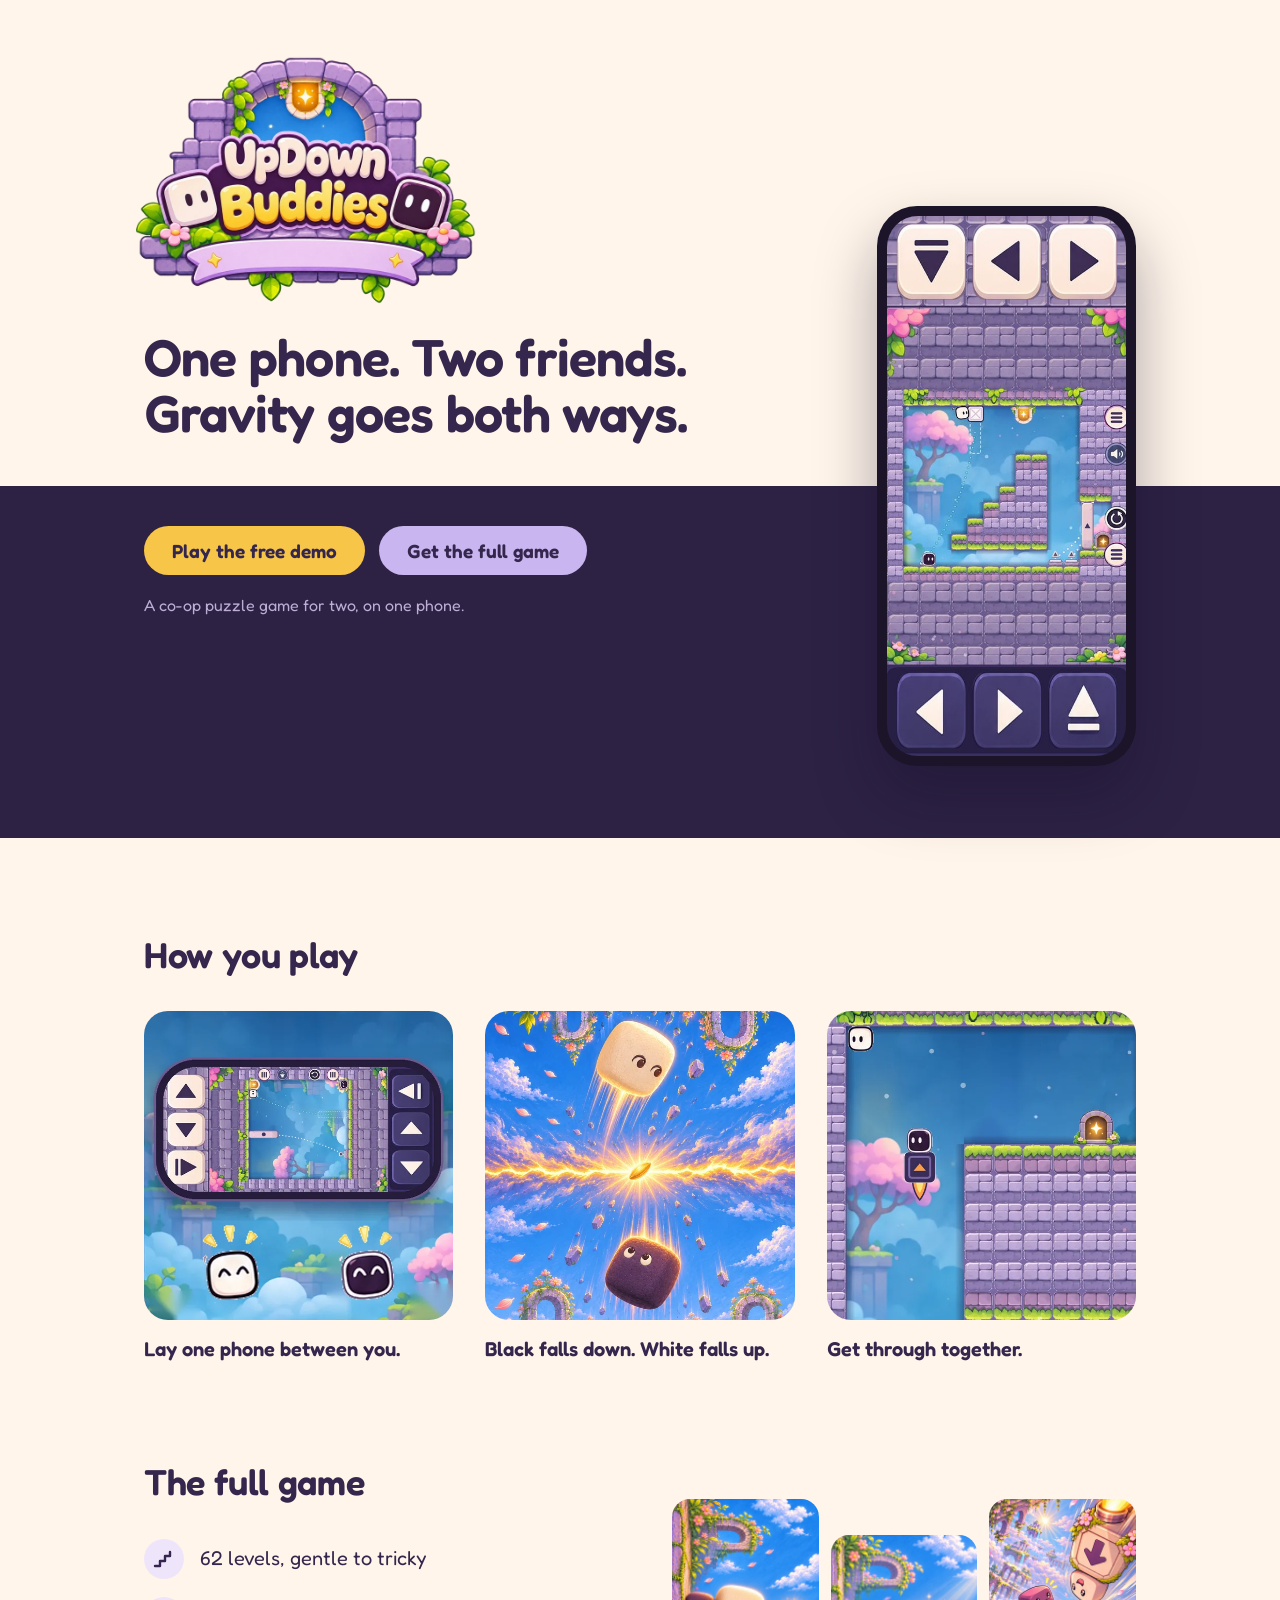
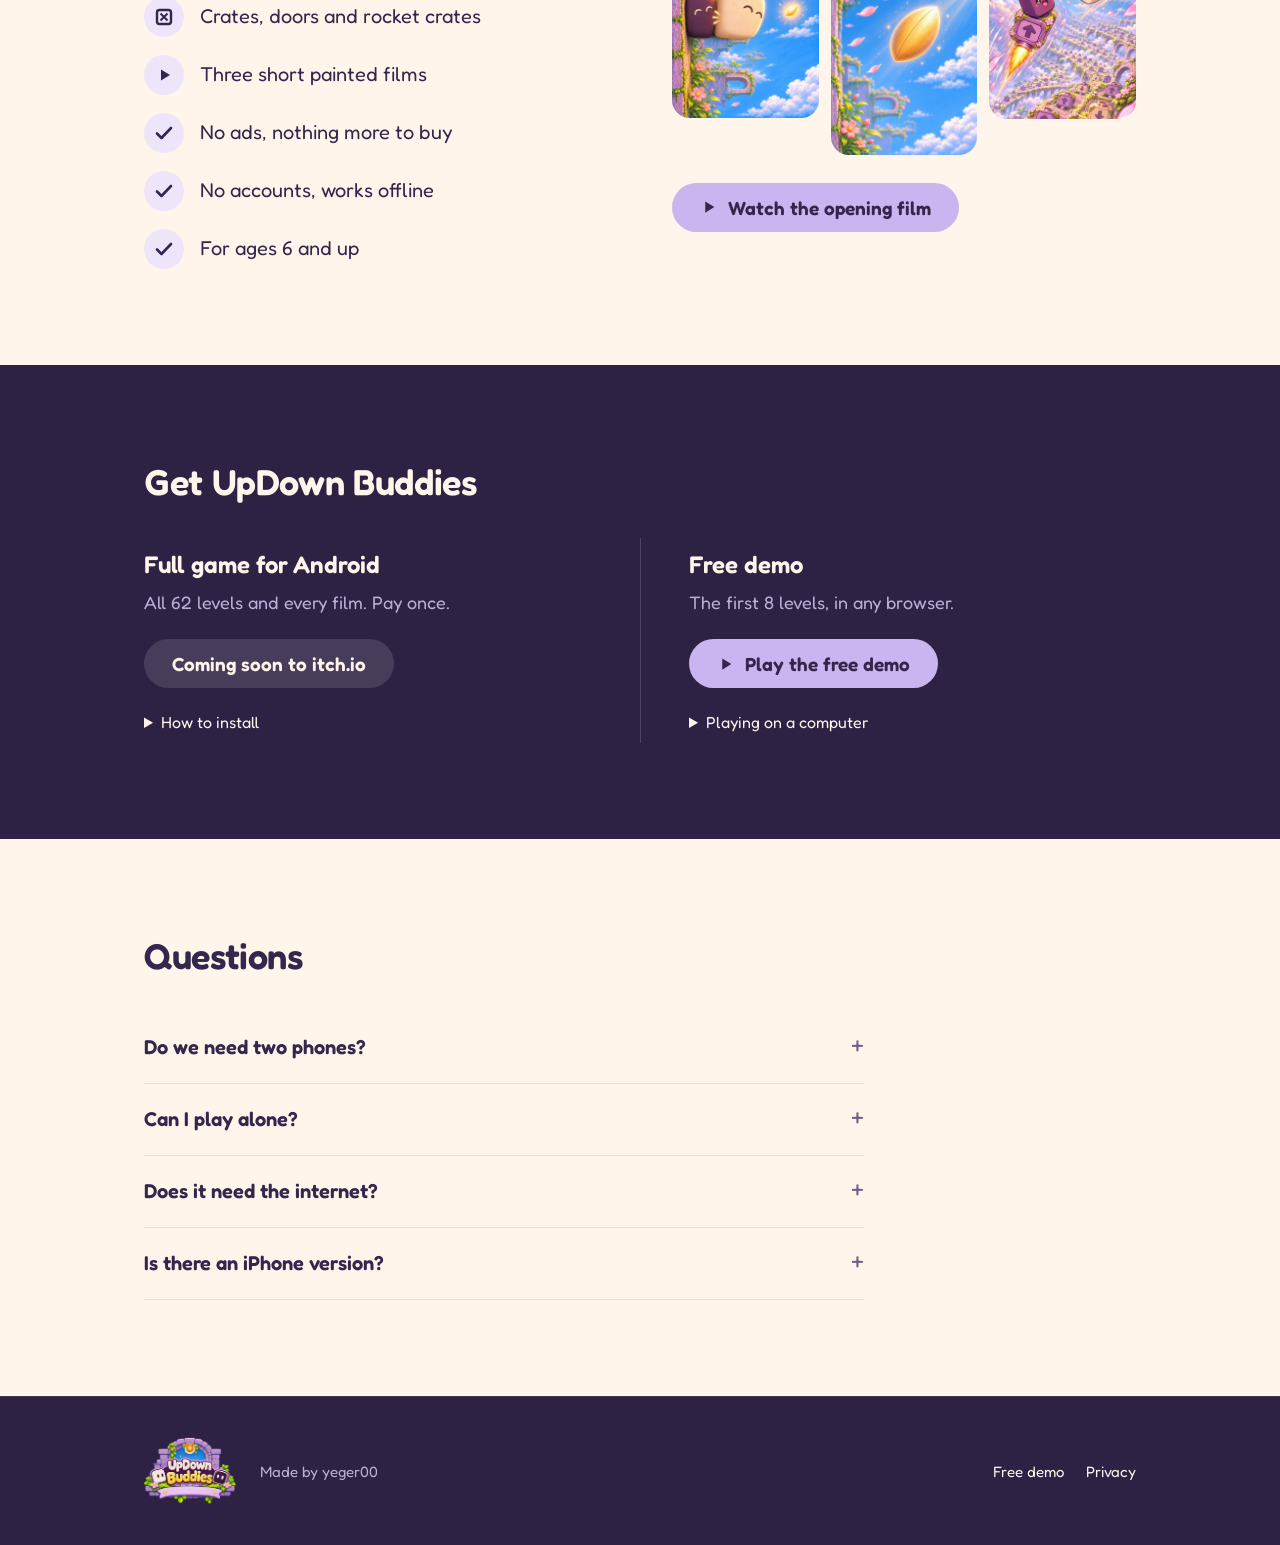
<file: index.html>
<!DOCTYPE html>
<html lang="en">
<head>
<meta charset="utf-8">
<meta name="viewport" content="width=device-width, initial-scale=1">
<title>UpDown Buddies: a two-player puzzle game for one phone</title>
<meta name="description" content="A co-op puzzle game for two players sharing one phone. Black falls down, White falls up. Free demo in your browser; full game for Android.">
<meta property="og:title" content="UpDown Buddies">
<meta property="og:description" content="One phone. Two friends. Gravity goes both ways.">
<meta property="og:image" content="https://yeger00.github.io/upside-site/img/og.jpg">
<meta property="og:type" content="website">
<meta name="twitter:card" content="summary_large_image">
<link rel="icon" type="image/png" sizes="32x32" href="play/assets/favicon-32.png">
<link rel="apple-touch-icon" href="play/assets/apple-touch-icon.png">
<script>
  // Old demo links (…/upside-site/#level-relay, …/#share=…) open the game, which now lives in play/.
  if (/^#(level-|share=|playtest)/.test(location.hash)) location.replace('play/' + location.hash);
</script>
<style>
/* ---- settings ----------------------------------------------------------------------------------------
   The full game's store page. While it's empty, the "Get it" button says "Coming soon to itch.io".   */
:root { --itch: ""; }
/* ------------------------------------------------------------------------------------------------------ */
@font-face { font-family: "Fredoka"; src: url(play/assets/fonts/Fredoka.ttf) format("truetype"); font-weight: 300 700; font-display: swap; }
:root {
  --cream: #fff5ea;    /* White's side */
  --plum: #2d2244;     /* Black's side */
  --ink: #34264d;
  --muted: #6e5f86;
  --lilac: #c9b6f0;
  --gold: #f7c548;     /* the seed: only the main button */
  --font: "Fredoka", "Nunito", ui-rounded, system-ui, sans-serif;
  --phone-h: min(560px, 76vh);
}
* { box-sizing: border-box; }
html { scroll-behavior: smooth; }
body { margin: 0; font-family: var(--font); color: var(--ink); background: var(--cream); font-size: 18px; line-height: 1.55; -webkit-font-smoothing: antialiased; }
img, video { display: block; max-width: 100%; height: auto; }
a { color: inherit; }
h2 { font-size: clamp(28px, 3.4vw, 36px); font-weight: 600; line-height: 1.15; margin: 0 0 36px; letter-spacing: -0.01em; }
p { margin: 0; }
.wrap { max-width: 1040px; margin: 0 auto; padding: 0 24px; }
section { padding: 96px 0; }

.btn { display: inline-flex; align-items: center; gap: 10px; padding: 15px 28px; border-radius: 999px; font: 600 19px/1 var(--font); text-decoration: none; border: 0; cursor: pointer;
  background: var(--lilac); color: var(--ink); }
.btn:hover { filter: brightness(1.06); }
.btn.gold { background: var(--gold); }
.btn.soon { background: rgba(255, 245, 234, 0.12); color: var(--cream); cursor: default; filter: none; }
.btn svg { width: 18px; height: 18px; flex: none; }
.btn:focus-visible, a:focus-visible, summary:focus-visible { outline: 3px solid var(--gold); outline-offset: 3px; }

/* ---- the hero: White's side above the seam, Black's below, and the phone across it ---- */
.top { padding: 56px 0 0; }
.bottom { background: var(--plum); color: var(--cream); padding: 0 0 72px; }
.hero { display: grid; grid-template-columns: 1fr calc(var(--phone-h) * 390 / 844); column-gap: 64px; }
.top .hero { align-items: end; }
.top .hero > :first-child { padding-bottom: 44px; }
.crest { width: 340px; margin: 0 0 22px -8px; }
h1 { font-size: clamp(29px, 4.6vw, 52px); text-wrap: balance; font-weight: 600; line-height: 1.08; margin: 0; letter-spacing: -0.015em; }
.phone { height: var(--phone-h); margin-bottom: calc(var(--phone-h) / -2); position: relative; z-index: 1; border-radius: 40px; padding: 10px; background: #1c1529;
  box-shadow: 0 30px 60px rgba(20, 12, 40, 0.35); }
.phone video { width: 100%; height: 100%; object-fit: cover; border-radius: 31px; background: var(--plum); }
.bottom .hero > :first-child { padding-top: 40px; }
.bottom .hero > :last-child { min-height: calc(var(--phone-h) / 2); }
.cta { display: flex; flex-wrap: wrap; gap: 14px; }
.cta + p { margin-top: 18px; color: #bcaed6; font-size: 16px; }

/* ---- how you play ---- */
.how { display: grid; grid-template-columns: repeat(3, 1fr); gap: 32px; }
.how figure { margin: 0; }
.how img { border-radius: 24px; aspect-ratio: 1; object-fit: cover; width: 100%; }
.how p { margin-top: 14px; font-weight: 600; font-size: 20px; }

/* ---- the full game ---- */
.full { display: grid; grid-template-columns: 1fr 1fr; gap: 64px; align-items: center; }
.list { list-style: none; margin: 0; padding: 0; display: grid; gap: 18px; }
.list li { display: flex; gap: 16px; align-items: center; font-size: 20px; }
.list svg { width: 40px; height: 40px; flex: none; }
.paintings { display: grid; grid-template-columns: repeat(3, 1fr); gap: 12px; align-items: start; }
.paintings img { border-radius: 18px; aspect-ratio: 2 / 3; object-fit: cover; width: 100%; }
.paintings img:nth-child(2) { margin-top: 36px; }
.film { margin-top: 28px; }

/* ---- get it ---- */
.get { background: var(--plum); color: var(--cream); }
.offers { display: grid; grid-template-columns: 1fr 1fr; }
.offer { padding: 8px 48px 8px 0; }
.offer + .offer { padding: 8px 0 8px 48px; border-left: 1px solid rgba(255, 245, 234, 0.16); }
.offer h3 { font-size: 24px; font-weight: 600; margin: 0 0 6px; }
.offer > p { color: #bcaed6; }
.offer .btn { margin-top: 22px; }
.offer details { margin-top: 22px; color: #bcaed6; font-size: 16px; }
.offer summary { cursor: pointer; color: var(--cream); }
.offer ol { margin: 10px 0 0; padding-left: 20px; display: grid; gap: 6px; }
kbd { font: 600 14px var(--font); border: 1px solid rgba(255, 245, 234, 0.35); border-radius: 6px; padding: 1px 6px; color: var(--cream); }

/* ---- questions ---- */
.faq > * { max-width: 720px; }
.faq details { border-bottom: 1px solid #e6d9f5; }
.faq summary { cursor: pointer; list-style: none; padding: 20px 0; font-weight: 600; font-size: 20px; display: flex; justify-content: space-between; gap: 20px; }
.faq summary::-webkit-details-marker { display: none; }
.faq summary::after { content: "+"; color: var(--muted); font-weight: 400; font-size: 24px; line-height: 1; }
.faq details[open] summary::after { content: "−"; }
.faq details p { padding: 0 0 22px; color: var(--muted); max-width: 60ch; }

footer { background: var(--plum); color: #bcaed6; padding: 40px 0; font-size: 15px; border-top: 1px solid rgba(255, 245, 234, 0.1); }
footer .wrap { display: flex; align-items: center; gap: 24px; flex-wrap: wrap; }
footer img { width: 92px; }
footer nav { margin-left: auto; display: flex; gap: 22px; }
footer a { color: var(--cream); text-decoration: none; }
footer a:hover { text-decoration: underline; }

dialog { padding: 0; border: 0; background: transparent; max-height: 94vh; }
dialog::backdrop { background: rgba(20, 12, 40, 0.85); }
dialog video { height: min(84vh, 880px); width: auto; aspect-ratio: 720 / 1280; border-radius: 20px; background: #000; }
dialog form { text-align: center; margin-top: 12px; }

/* Phones: one column. The logo, the headline and the buttons come first, so they fit on the first screen;
   the phone clip comes after them, still across the line between White's side and Black's. */
@media (max-width: 820px) and (orientation: portrait), (max-width: 560px) {
  :root { --phone-h: min(460px, 68vh); }
  body { font-size: 17px; }
  section { padding: 64px 0; }
  .wrap { padding: 0 20px; }
  h2 { margin-bottom: 28px; }
  header { display: flex; flex-direction: column; align-items: center; text-align: center; padding: 24px 20px 44px;
    background: linear-gradient(var(--cream) calc(100% - 44px - var(--phone-h) / 2), var(--plum) 0); }
  .top, .bottom, .hero, .top .hero > :first-child, .bottom .hero > :first-child { display: contents; }
  .bottom .hero > :last-child, .cta + p { display: none; }
  .crest { order: 1; width: min(230px, 62vw); margin: 0 0 14px; }
  h1 { order: 2; font-size: clamp(24px, 7vw, 34px); max-width: 15em; }
  h1 br { display: none; }
  h1 span { display: inline-block; }
  .cta { order: 3; flex-direction: column; align-items: stretch; width: min(100%, 300px); gap: 10px; margin-top: 22px; }
  .cta .btn { justify-content: center; padding: 14px 20px; }
  .phone { order: 4; width: calc(var(--phone-h) * 390 / 844); margin: 32px 0 0; border-radius: 32px; padding: 8px; }
  .phone video { border-radius: 25px; }
  .how, .full, .offers { grid-template-columns: 1fr; }
  .how { gap: 36px; max-width: 420px; margin: 0 auto; }
  .how p { font-size: 18px; }
  .full { gap: 40px; }
  .list li { font-size: 18px; }
  .film { text-align: center; }
  .offer, .offer + .offer { padding: 0; border: 0; }
  .offer + .offer { margin-top: 40px; padding-top: 40px; border-top: 1px solid rgba(255, 245, 234, 0.16); }
  .faq summary { font-size: 18px; padding: 18px 0; }
  footer .wrap { justify-content: center; text-align: center; }
  footer nav { margin-left: 0; }
}
/* Phones held sideways: the two-column layout, small enough that the buttons fit on the first screen */
@media (max-height: 500px) and (orientation: landscape) and (min-width: 561px) {
  :root { --phone-h: 76vh; }
  .top { padding-top: 20px; }
  .crest { width: 190px; margin-bottom: 10px; }
  h1 { font-size: 26px; }
  .top .hero > :first-child { padding-bottom: 20px; }
  .bottom .hero > :first-child { padding-top: 20px; }
  .hero { column-gap: 32px; }
  .phone { border-radius: 24px; padding: 6px; }
  .phone video { border-radius: 19px; }
}
@media (prefers-reduced-motion: reduce) { html { scroll-behavior: auto; } }
</style>
</head>
<body>

<header>
  <div class="top">
    <div class="wrap hero">
      <div>
        <img class="crest" src="play/assets/ui/crest.webp" alt="UpDown Buddies" width="774" height="572">
        <h1><span>One phone.</span> <span>Two friends.</span><br> <span>Gravity goes both ways.</span></h1>
      </div>
      <div class="phone">
        <video src="img/play.mp4" poster="img/play.jpg" autoplay muted loop playsinline aria-label="Gameplay: White plays from the top of the phone, Black from the bottom"></video>
      </div>
    </div>
  </div>
  <div class="bottom">
    <div class="wrap hero">
      <div>
        <div class="cta">
          <a class="btn gold" href="#get" data-full>Get the full game</a>
          <a class="btn" href="play/" data-demo>Play the free demo</a>
        </div>
        <p>A co-op puzzle game for two, on one phone.</p>
      </div>
      <div></div>
    </div>
  </div>
</header>

<main>
<section>
  <div class="wrap">
    <h2>How you play</h2>
    <div class="how">
      <figure><img src="img/how-1.webp" alt="The phone lies flat between the two players" width="600" height="600" loading="lazy"><p>Lay one phone between you.</p></figure>
      <figure><img src="img/how-2.webp" alt="White floats up and Black falls down" width="600" height="600" loading="lazy"><p>Black falls down. White falls up.</p></figure>
      <figure><img src="img/how-3.webp" alt="Black rides a rocket crate up to the ledge" width="600" height="600" loading="lazy"><p>Get through together.</p></figure>
    </div>
  </div>
</section>

<section style="padding-top: 0">
  <div class="wrap full">
    <div>
      <h2>The full game</h2>
      <ul class="list">
        <li><svg viewBox="0 0 40 40" aria-hidden="true"><circle cx="20" cy="20" r="20" fill="#efe5fb"/><path d="M11 27h5v-5h5v-5h5v-4" fill="none" stroke="#34264d" stroke-width="2.4" stroke-linecap="round" stroke-linejoin="round"/></svg>62 levels, gentle to tricky</li>
        <li><svg viewBox="0 0 40 40" aria-hidden="true"><circle cx="20" cy="20" r="20" fill="#efe5fb"/><rect x="13" y="13" width="14" height="14" rx="2.5" fill="none" stroke="#34264d" stroke-width="2.4"/><path d="M16.5 16.5l7 7m0-7l-7 7" stroke="#34264d" stroke-width="2"/></svg>Crates, doors and rocket crates</li>
        <li><svg viewBox="0 0 40 40" aria-hidden="true"><circle cx="20" cy="20" r="20" fill="#efe5fb"/><path d="M17 14.5v11l9-5.5z" fill="#34264d"/></svg>Three short painted films</li>
        <li><svg viewBox="0 0 40 40" aria-hidden="true"><circle cx="20" cy="20" r="20" fill="#efe5fb"/><path d="M13 20.5l4.5 4.5 9.5-10" fill="none" stroke="#34264d" stroke-width="2.6" stroke-linecap="round" stroke-linejoin="round"/></svg>No ads, nothing more to buy</li>
        <li><svg viewBox="0 0 40 40" aria-hidden="true"><circle cx="20" cy="20" r="20" fill="#efe5fb"/><path d="M13 20.5l4.5 4.5 9.5-10" fill="none" stroke="#34264d" stroke-width="2.6" stroke-linecap="round" stroke-linejoin="round"/></svg>No accounts, works offline</li>
        <li><svg viewBox="0 0 40 40" aria-hidden="true"><circle cx="20" cy="20" r="20" fill="#efe5fb"/><path d="M13 20.5l4.5 4.5 9.5-10" fill="none" stroke="#34264d" stroke-width="2.6" stroke-linecap="round" stroke-linejoin="round"/></svg>For ages 6 and up</li>
      </ul>
    </div>
    <div>
      <div class="paintings">
        <img src="img/story-1.webp" alt="Painting: the two buddies hug" width="600" height="900" loading="lazy">
        <img src="img/story-2.webp" alt="Painting: a golden seed in the sky" width="600" height="900" loading="lazy">
        <img src="img/story-3.webp" alt="Painting: the buddies ride rocket crates" width="600" height="1066" loading="lazy">
      </div>
      <div class="film">
        <button class="btn" type="button" data-film><svg viewBox="0 0 24 24" aria-hidden="true"><path d="M7 4.5v15l12-7.5z" fill="currentColor"/></svg>Watch the opening film</button>
      </div>
    </div>
  </div>
</section>

<section class="get" id="get">
  <div class="wrap">
    <h2>Get UpDown Buddies</h2>
    <div class="offers">
      <div class="offer">
        <h3>Full game for Android</h3>
        <p>All 62 levels and every film. Pay once.</p>
        <a class="btn gold" data-itch href="#get"><svg viewBox="0 0 24 24" aria-hidden="true"><path d="M12 3v12m0 0l-5-5m5 5l5-5M4 20h16" fill="none" stroke="currentColor" stroke-width="2.6" stroke-linecap="round" stroke-linejoin="round"/></svg><span>Get it on itch.io</span></a>
        <details>
          <summary>How to install</summary>
          <ol>
            <li>Download the APK on your Android phone or tablet.</li>
            <li>Open it. If asked, allow your browser to install apps.</li>
            <li>Tap Install.</li>
          </ol>
        </details>
      </div>
      <div class="offer">
        <h3>Free demo</h3>
        <p>The first 8 levels, in any browser.</p>
        <a class="btn" href="play/"><svg viewBox="0 0 24 24" aria-hidden="true"><path d="M7 4.5v15l12-7.5z" fill="currentColor"/></svg>Play the free demo</a>
        <details>
          <summary>Playing on a computer</summary>
          <p style="margin-top: 10px">Share the keyboard. Black: <kbd>A</kbd> <kbd>D</kbd> <kbd>W</kbd>. White: <kbd>←</kbd> <kbd>→</kbd> <kbd>↓</kbd></p>
        </details>
      </div>
    </div>
  </div>
</section>

<section>
  <div class="wrap faq">
    <h2>Questions</h2>
    <details><summary>Do we need two phones?</summary><p>No. You share one phone, lying flat between you.</p></details>
    <details><summary>Can I play alone?</summary><p>No. Every level needs both players.</p></details>
    <details><summary>Does it need the internet?</summary><p>No. Once it's installed, it works offline.</p></details>
    <details><summary>Is there an iPhone version?</summary><p>Not yet. You can play the free demo in Safari.</p></details>
  </div>
</section>
</main>

<dialog id="film" aria-label="The opening film">
  <video src="play/assets/story/intro.mp4" poster="play/assets/story/intro.jpg" controls preload="none" playsinline></video>
  <form method="dialog"><button class="btn">Close</button></form>
</dialog>

<footer>
  <div class="wrap">
    <img src="play/assets/ui/crest.webp" alt="UpDown Buddies" width="774" height="572" loading="lazy">
    <span>Made by yeger00</span>
    <nav aria-label="More"><a href="play/">Free demo</a><a href="#get" data-itch>itch.io</a><a href="privacy.html">Privacy</a></nav>
  </div>
</footer>

<script>
  // Point the "Get it" button at the store, or say it's coming soon.
  const itch = getComputedStyle(document.documentElement).getPropertyValue('--itch').trim().replace(/^["']|["']$/g, '');
  for (const a of document.querySelectorAll('[data-itch]')) {
    if (itch) a.href = itch;
    else if (a.classList.contains('btn')) { a.classList.add('soon'); a.querySelector('span').textContent = 'Coming soon to itch.io'; a.querySelector('svg').remove(); a.removeAttribute('href'); }
    else a.remove();
  }
  // Until the full game is on sale, the free demo is the main button at the top
  if (!itch) { const full = document.querySelector('[data-full]'), demo = document.querySelector('[data-demo]');
    full.classList.remove('gold'); demo.classList.add('gold'); demo.after(full); }
  // The opening film, in a pop-up
  const film = document.getElementById('film'), fv = film.querySelector('video');
  document.querySelector('[data-film]').addEventListener('click', () => { film.showModal(); fv.currentTime = 0; fv.play().catch(() => {}); });
  film.addEventListener('close', () => fv.pause());
  film.addEventListener('click', e => { if (e.target === film) film.close(); });
  // No moving pictures for people who asked for less motion
  if (matchMedia('(prefers-reduced-motion: reduce)').matches) { const v = document.querySelector('.phone video'); v.removeAttribute('autoplay'); v.pause(); v.controls = true; }
</script>
</body>
</html>
</file>
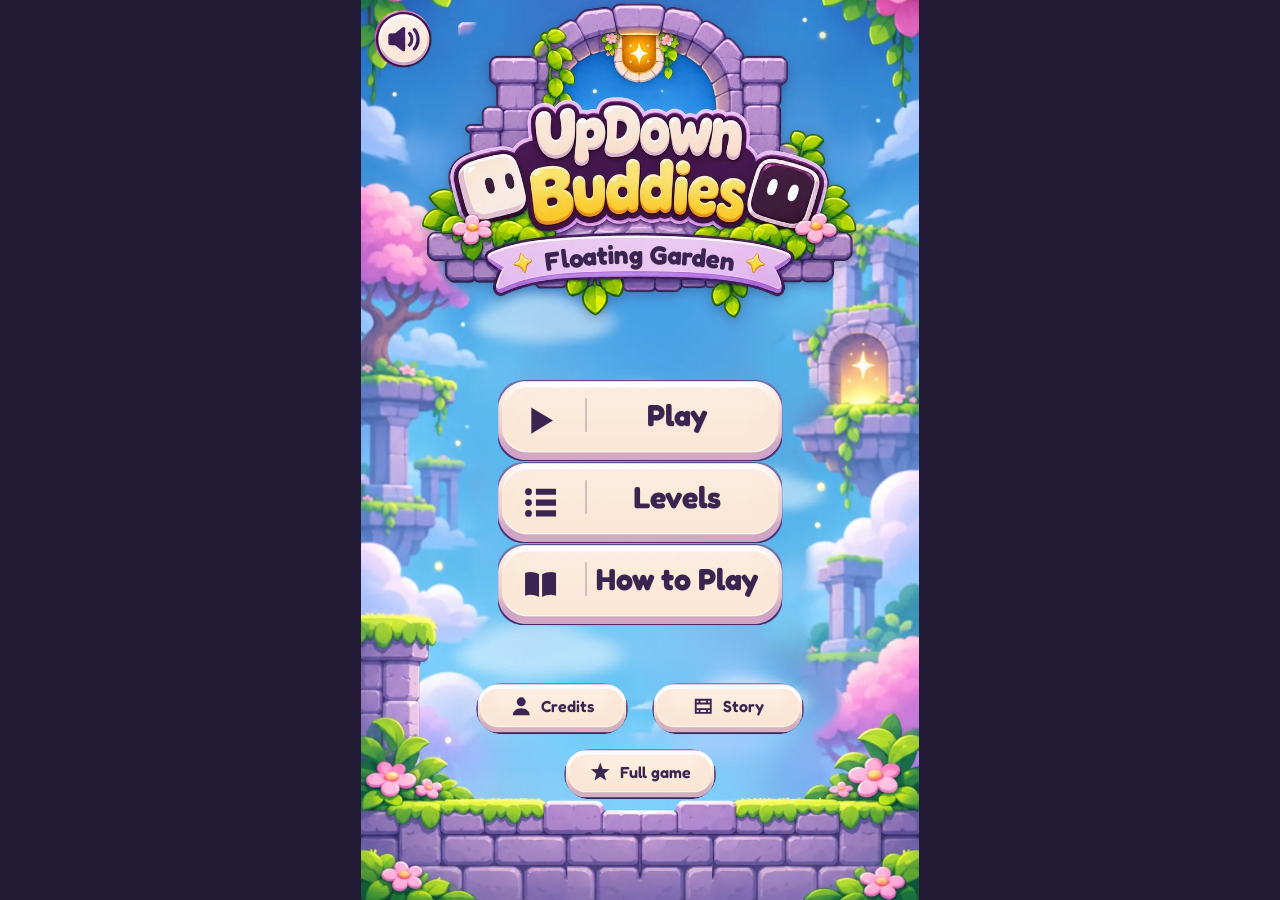
<file: play/index.html>
<!DOCTYPE html>
<html lang="en">
<head>
<meta charset="utf-8">
<meta name="viewport" content="width=device-width, initial-scale=1, maximum-scale=1, user-scalable=no">
<meta name="theme-color" content="#3A2F63">
<meta name="mobile-web-app-capable" content="yes">
<title>UpDown Buddies</title>
<link rel="icon" type="image/png" sizes="32x32" href="assets/favicon-32.png">
<link rel="icon" type="image/png" sizes="192x192" href="assets/icon-192.png">
<link rel="apple-touch-icon" href="assets/apple-touch-icon.png">
<style>
  :root {
    /* One visual world: floating garden ruins (the palette and all drawing live in art.js).
       Layout: portrait column, a control band at each short edge, shared map between. */
    --stage: #231A36;
    --font-ui: "Nunito", "Trebuchet MS", system-ui, sans-serif;
    color-scheme: dark;
  }
  html, body {
    margin: 0; padding: 0; height: 100%; overflow: hidden;
    background: var(--stage);
    overscroll-behavior: none;
    touch-action: none;
    -webkit-user-select: none; user-select: none;
    -webkit-touch-callout: none;
    -webkit-tap-highlight-color: transparent;
  }
  body { position: fixed; inset: 0; }
  #c { display: block; position: absolute; inset: 0; width: 100%; height: 100%; touch-action: none; outline: none; }
</style>
<link rel="stylesheet" href="menu.css">
<link rel="preconnect" href="https://fonts.googleapis.com">
<link rel="stylesheet" href="https://fonts.googleapis.com/css2?family=Nunito:wght@700;900&display=swap">
</head>
<body>
<canvas id="c" tabindex="0" aria-label="UpDown Buddies: a two-player co-op game. Black plays from the bottom edge, White from the top edge."></canvas>
<script src="level-format.js"></script>
<script src="art.js"></script>
<script src="progress.js"></script>
<script src="menu.js"></script>
<script>
(() => {
'use strict';

/* ============================================================
   CONSTANTS (units: tiles, seconds)
   ============================================================ */
const DT = 1 / 60;
const G = 33;              // gravity, tiles/s^2
const JUMP_V = 12.6;       // jump apex ~2.4 tiles
const RUN = 4.5;           // run speed
const LOCK_RUN = 3.2;      // speed while foot-to-foot
const MAX_FALL = 14;
const COYOTE = 0.15, BUFFER = 0.15;
const PUSH_FACTOR = 0.6;
const PW = 0.7, PH = 0.85, CS = 0.96;
const ROCKET_V = 4;         // a rocket crate's steady speed, tiles/s
const EPS = 1e-4;
const FONT = '"Fredoka", "Nunito", "Trebuchet MS", system-ui, sans-serif';

const A = window.UpsideArt, P = A.P;          // the shared look (art.js): palette and drawing
const C = { stage: P.stage, black: P.dark, white: P.light, machineLit: P.cyan };

/* ============================================================
   LEVELS: loaded at startup from levels/index.json and levels/<id>.json
   (format and legend: see level-format.js)
   ============================================================ */
let LEVELS = [];
let EDITION = { edition: 'full' };   // edition.json: the demo website ('demo') or the app ('app'); see progress.js
const PR = window.UpsideProgress, MENU = window.UpsideMenu;
let SAVE = PR.blank();               // progress and settings, kept on the device (progress.js)
const isApp = (() => { try { return !!(window.Capacitor && window.Capacitor.isNativePlatform && window.Capacitor.isNativePlatform()); } catch (e) { return false; } })();
function updateSave(fn) { SAVE = PR.store(fn(SAVE)); applySettings(); }
function applySettings() { muted = !SAVE.settings.sound; }

const SYMBOL = { a: 'circle', b: 'triangle', c: 'square', d: 'diamond' };

/* ============================================================
   STATE
   ============================================================ */
const S = {
  state: 'title',          // menu | title | play | won | end (and loading, error, waiting)
  paused: false,
  levelIndex: 0, startLevel: 0,
  L: null, p1: null, p2: null, crates: [], bodies: [],
  particles: [], events: [],
  winT: 0, restartT: 0, banner: 0, stateT: 0, stateStamp: 0,
  ready: [0, 0, 0], wasLocked: false, time: 0
};

/* ============================================================
   LEVEL PARSING
   ============================================================ */
function parseLevel(def) {
  const rows = def.map, h = rows.length, w = rows[0].length;
  const L = { name: def.name, w, h, tiles: new Uint8Array(w * h), doorAt: new Int16Array(w * h).fill(-1),
              plates: [], doors: [], crateDefs: [], spawns: {}, exits: {} };
  for (let y = 0; y < h; y++) {
    for (let x = 0; x < w; x++) {
      const ch = rows[y][x] || ' ';
      const i = y * w + x;
      if (ch === '#') L.tiles[i] = 1;
      else if (ch === '^') L.tiles[i] = 2;
      else if (ch === 'v') L.tiles[i] = 3;
      else if (ch === '1') L.spawns[1] = { x, y };
      else if (ch === '2') L.spawns[2] = { x, y };
      else if (ch === 'X') L.exits[1] = { x, y };
      else if (ch === 'Y') L.exits[2] = { x, y };
      else if (ch === '*') L.seed = { x, y };                      // the final level: both finish at the seed
      else if (ch === 'K') L.crateDefs.push({ x, y, owner: 1 });
      else if (ch === 'W') L.crateDefs.push({ x, y, owner: 2 });
      else if (ch === 'k') L.crateDefs.push({ x, y, owner: 1, rocket: true });
      else if (ch === 'w') L.crateDefs.push({ x, y, owner: 2, rocket: true });
      else if (ch >= 'a' && ch <= 'd') L.plates.push({ id: ch, x, y, pressed: false });
      // door tiles (A-D) are gathered into doors below
    }
  }
  const wallAt = (x, y) => x < 0 || y < 0 || x >= w || y >= h || L.tiles[y * w + x] === 1;
  for (const pl of L.plates) {
    const below = wallAt(pl.x, pl.y + 1), above = wallAt(pl.x, pl.y - 1);
    pl.side = below && above ? (pl.y < h / 2 ? 'ceil' : 'floor') : (below ? 'floor' : 'ceil');
    pl.rect = pl.side === 'floor'
      ? { x: pl.x + 0.1, y: pl.y + 0.6, w: 0.8, h: 0.4 }
      : { x: pl.x + 0.1, y: pl.y, w: 0.8, h: 0.4 };
  }
  // Each straight line of a door letter is one door (a letter may have several); its plates open all of them.
  for (const r of window.UpsideLevelFormat.doorRuns(rows).doors) {
    const d = { id: r.letter.toLowerCase(), dir: r.dir, cells: r.cells, open: false, anim: 0,
                rect: { x: r.x, y: r.y, w: r.w, h: r.h } };
    for (const c of r.cells) L.doorAt[c.y * w + c.x] = L.doors.length;
    if (d.dir === 'v') d.anchor = wallAt(r.x, r.y - 1) ? 'top' : 'bottom';     // it slides into the wall it hangs from
    else {                                                                    // side-to-side: into a wall at one end, or split
      const l = wallAt(r.x - 1, r.y), rt = wallAt(r.x + r.w, r.y);
      d.anchor = l && rt ? 'split' : l ? 'left' : rt ? 'right' : 'middle';
    }
    L.doors.push(d);
  }
  return L;
}

function makePlayer(id, sp) {
  const g = id === 1 ? 1 : -1;
  const p = { kind: 'player', id, g, w: PW, h: PH, spawn: sp,
    x: 0, y: 0, vx: 0, vy: 0, grounded: false, on: null, coyote: 0, buffer: 0,
    facing: 1, ghost: 0, pushing: false, wasPushing: false, blockedX: false, squash: 0, atExit: false };
  placeAtSpawn(p);
  return p;
}
function placeAtSpawn(p) {
  p.x = p.spawn.x + (1 - p.w) / 2;
  p.y = p.g > 0 ? p.spawn.y + 1 - p.h : p.spawn.y;
  p.vx = p.vy = 0; p.grounded = false; p.on = null;
}
// A crate goes the way of whoever touched it last; a rocket crate goes the other way.
function crateG(owner, rocket) { return (owner === 1 ? 1 : -1) * (rocket ? -1 : 1); }
function makeCrate(d) {
  const g = crateG(d.owner, d.rocket);
  return { kind: 'crate', owner: d.owner, rocket: !!d.rocket, g, w: CS, h: CS,
    x: d.x + (1 - CS) / 2, y: g > 0 ? d.y + 1 - CS : d.y, vx: 0, vy: 0, flash: 0, moving: false };
}

function loadLevel(i) {
  S.levelIndex = i;
  S.L = parseLevel(LEVELS[i]);
  S.p1 = makePlayer(1, S.L.spawns[1]);
  S.p2 = makePlayer(2, S.L.spawns[2]);
  S.crates = S.L.crateDefs.map(makeCrate);
  S.bodies = [S.p1, S.p2, ...S.crates];
  S.particles.length = 0;
  S.winT = 0; S.restartT = 0; S.banner = 2.2; S.wasLocked = false;
  layout();
}

/* ============================================================
   PHYSICS
   ============================================================ */
function cellSolid(cx, cy) {
  const L = S.L;
  if (cx < 0 || cy < 0 || cx >= L.w || cy >= L.h) return true;
  const i = cy * L.w + cx;
  if (L.tiles[i] === 1) return true;
  const d = L.doorAt[i];
  return d >= 0 && !L.doors[d].open;
}
function overlap(a, b) {
  return a.x < b.x + b.w - EPS && a.x + a.w > b.x + EPS && a.y < b.y + b.h - EPS && a.y + a.h > b.y + EPS;
}
function collides(a, b) {
  if (a.kind === 'player' && b.kind === 'player') return a.ghost <= 0 && b.ghost <= 0;
  return true;
}
function paint(crate, pid) {
  if (crate.owner === pid) return;
  crate.owner = pid; crate.g = crateG(pid, crate.rocket); crate.flash = 1;
  S.events.push('paint');
  sfx(pid === 1 ? 'paintBlack' : 'paintWhite');
  burst(crate.x + crate.w / 2, crate.y + crate.h / 2, pid === 1 ? C.black : C.white, 10);
}

function moveX(b, dx, pusher) {
  if (dx === 0) return false;
  b.x += dx;
  let blocked = false;
  const y0 = Math.floor(b.y + EPS), y1 = Math.floor(b.y + b.h - EPS);
  if (dx > 0) {
    const cx = Math.floor(b.x + b.w - EPS);
    for (let cy = y0; cy <= y1; cy++) if (cellSolid(cx, cy)) { b.x = cx - b.w; blocked = true; break; }
  } else {
    const cx = Math.floor(b.x + EPS);
    for (let cy = y0; cy <= y1; cy++) if (cellSolid(cx, cy)) { b.x = cx + 1; blocked = true; break; }
  }
  for (const o of S.bodies) {
    if (o === b || o === pusher || !collides(b, o) || !overlap(b, o)) continue;
    if (b.kind === 'player' && o.kind === 'crate' && !pusher) {
      const need = dx > 0 ? (b.x + b.w) - o.x : b.x - (o.x + o.w);
      const before = o.x;
      moveX(o, need, b);
      paint(o, b.id);
      b.pushing = true;
      if (Math.abs((o.x - before) - need) > 1e-6) {
        b.x = dx > 0 ? o.x - b.w : o.x + o.w; blocked = true;
      }
    } else {
      b.x = dx > 0 ? o.x - b.w : o.x + o.w; blocked = true;
    }
  }
  return blocked;
}

function freeAt(b) {
  const x0 = Math.floor(b.x + EPS), x1 = Math.floor(b.x + b.w - EPS);
  const y0 = Math.floor(b.y + EPS), y1 = Math.floor(b.y + b.h - EPS);
  for (let cy = y0; cy <= y1; cy++) for (let cx = x0; cx <= x1; cx++) if (cellSolid(cx, cy)) return false;
  for (const o of S.bodies) if (o !== b && collides(b, o) && overlap(b, o)) return false;
  return true;
}

function moveY(b, dy) {
  const r = { hitPos: false, hitNeg: false, onPos: null, onNeg: null };
  if (dy === 0) return r;
  b.y += dy;
  const x0 = Math.floor(b.x + EPS), x1 = Math.floor(b.x + b.w - EPS);
  if (dy > 0) {
    const cy = Math.floor(b.y + b.h - EPS);
    for (let cx = x0; cx <= x1; cx++) if (cellSolid(cx, cy)) { b.y = cy - b.h; r.hitPos = true; break; }
  } else {
    const cy = Math.floor(b.y + EPS);
    for (let cx = x0; cx <= x1; cx++) if (cellSolid(cx, cy)) { b.y = cy + 1; r.hitNeg = true; break; }
  }
  for (const o of S.bodies) {
    if (o === b || !collides(b, o) || !overlap(b, o)) continue;
    if (dy > 0) { b.y = o.y - b.h; r.hitPos = true; r.onPos = o; }
    else { b.y = o.y + o.h; r.hitNeg = true; r.onNeg = o; }
    if (b.kind === 'player' && o.kind === 'crate') paint(o, b.id);
  }
  return r;
}

function updatePlayer(p, inp, lockDir) {
  if (inp.move) p.facing = inp.move;
  if (p.ghost > 0) {
    p.ghost -= DT;
    if (p.ghost <= 0 && overlap(S.p1, S.p2)) p.ghost = 0.05;
  }
  p.coyote = p.grounded ? COYOTE : Math.max(0, p.coyote - DT);
  p.buffer = inp.jumpPressed ? BUFFER : Math.max(0, p.buffer - DT);

  if (lockDir !== null) {
    p.vx = lockDir * LOCK_RUN;
  } else {
    const target = inp.move * p.g * RUN * (p.wasPushing ? PUSH_FACTOR : 1);
    const a = p.grounded ? 22 : 14;
    p.vx += (target - p.vx) * Math.min(1, a * DT);
    if (Math.abs(p.vx) < 0.01) p.vx = 0;
  }
  if (lockDir === null && p.buffer > 0 && p.coyote > 0) {
    p.vy = -JUMP_V * p.g; p.buffer = 0; p.coyote = 0; p.grounded = false;
    sfx(p.id === 1 ? 'jumpBlack' : 'jumpWhite');
  }
  const rising = p.vy * p.g < 0;
  const gm = rising && !inp.jumpHeld ? 1.9 : 1;
  p.vy += G * p.g * gm * DT;
  if (p.vy * p.g > MAX_FALL) p.vy = MAX_FALL * p.g;

  p.wasPushing = p.pushing; p.pushing = false;
  const x0 = p.x, y0 = p.y;
  p.blockedX = moveX(p, p.vx * DT);
  // step assist: glide over tiny lips (e.g. a crate sitting in a socket)
  if (p.blockedX && p.grounded && p.vx !== 0) {
    const bx = p.x, by = p.y;
    p.x = x0; p.y = y0 - 0.12 * p.g;
    if (freeAt(p) && !moveX(p, p.vx * DT)) p.blockedX = false;
    else { p.x = bx; p.y = by; }
  }
  if (p.blockedX && lockDir === null) p.vx = 0;

  const wasGrounded = p.grounded, vyBefore = p.vy;
  const r = moveY(p, p.vy * DT);
  p.grounded = p.g > 0 ? r.hitPos : r.hitNeg;
  p.on = p.grounded ? (p.g > 0 ? r.onPos : r.onNeg) : null;
  if (r.hitPos || r.hitNeg) {
    const against = p.g > 0 ? r.onNeg : r.onPos;
    if (against && against.kind === 'player' && Math.abs(vyBefore) > 3) { sfx('bonk'); S.events.push('bonk'); }
    p.vy = 0;
  }
  if (p.grounded && !wasGrounded && Math.abs(vyBefore) > 5) p.squash = 1;
}

function kill(p) {
  burst(p.x + p.w / 2, p.y + p.h / 2, p.id === 1 ? C.black : C.white, 18);
  sfx('pop'); buzz(25);
  S.events.push('pop' + p.id);
  const other = p === S.p1 ? S.p2 : S.p1;
  if (other.on === p) other.on = null;
  placeAtSpawn(p);
  p.ghost = 0.5;
}

function hazards(p) {
  const L = S.L;
  const hb = { x: p.x + 0.12, y: p.y + 0.1, w: p.w - 0.24, h: p.h - 0.2 };
  const x0 = Math.floor(hb.x), x1 = Math.floor(hb.x + hb.w), y0 = Math.floor(hb.y), y1 = Math.floor(hb.y + hb.h);
  for (let cy = y0; cy <= y1; cy++) for (let cx = x0; cx <= x1; cx++) {
    if (cx < 0 || cy < 0 || cx >= L.w || cy >= L.h) continue;
    const t = L.tiles[cy * L.w + cx];
    if (t === 2 && overlap(hb, { x: cx + 0.1, y: cy + 0.55, w: 0.8, h: 0.45 })) return kill(p);
    if (t === 3 && overlap(hb, { x: cx + 0.1, y: cy, w: 0.8, h: 0.45 })) return kill(p);
  }
}

// The seed: a player has reached it standing right under it (Black) or right over it (White), up to a tile away
function atSeed(p, s) {
  if (!s || !p.grounded) return false;
  return Math.abs(p.x + p.w / 2 - (s.x + 0.5)) < 0.45 && Math.abs(p.y + p.h / 2 - (s.y + 0.5)) < 1.6;
}

function onExit(p, e) {
  if (!e || !p.grounded) return false;
  const cx = p.x + p.w / 2;
  return Math.abs(cx - (e.x + 0.5)) < 0.45 && p.y < e.y + 1 - EPS && p.y + p.h > e.y + EPS;
}

function step(i1, i2) {
  const p1 = S.p1, p2 = S.p2, L = S.L;
  S.time += DT;
  let lock = p1.on === p2 && p2.on === p1;
  if (lock && (i1.jumpPressed || i2.jumpPressed)) {
    p1.ghost = p2.ghost = 0.45; p1.on = p2.on = null; lock = false;
    i1 = Object.assign({}, i1, { jumpPressed: false });
    i2 = Object.assign({}, i2, { jumpPressed: false });
    sfx('release'); S.events.push('release');
  }
  if (lock && !S.wasLocked) {
    sfx('lock'); buzz(30); S.events.push('lock');
    burst(p1.x + p1.w / 2, p1.y + p1.h, C.machineLit, 14);
  }
  S.wasLocked = lock;
  const lockDir = lock ? Math.max(-1, Math.min(1, i1.move * p1.g + i2.move * p2.g)) : null;

  updatePlayer(p1, i1, lockDir);
  updatePlayer(p2, i2, lockDir);

  for (const c of S.crates) {
    if (c.rocket) {
      // a rocket crate flies at a steady speed and carries whoever stands on it (Black on top going up, White
      // underneath going down): the rider moves first, so a ceiling stops the rider and then the crate, never crushing
      const dy = ROCKET_V * c.g * DT, y0 = c.y;
      for (const p of [S.p1, S.p2]) if (p.on === c && p.g * c.g < 0) moveY(p, dy);
      const r = moveY(c, dy);
      const moved = Math.abs(c.y - y0) > 1e-4;
      if (!moved && c.moving && (r.hitPos || r.hitNeg)) sfx('thud');
      c.moving = moved; c.vy = moved ? ROCKET_V * c.g : 0;
    } else {
      c.vy += G * c.g * DT;
      if (c.vy * c.g > MAX_FALL) c.vy = MAX_FALL * c.g;
      const r = moveY(c, c.vy * DT);
      if (r.hitPos || r.hitNeg) { if (Math.abs(c.vy) > 5) sfx('thud'); c.vy = 0; }
    }
    c.flash = Math.max(0, c.flash - DT * 2.5);
  }

  hazards(p1); hazards(p2);

  for (const pl of L.plates) {
    const was = pl.pressed;
    pl.pressed = S.bodies.some(b => overlap(b, pl.rect));
    if (pl.pressed && !was) sfx('click');
  }
  for (const d of L.doors) {
    const want = L.plates.some(pl => pl.id === d.id && pl.pressed);
    if (want) { if (!d.open) { d.open = true; sfx('doorOpen'); } }
    else if (d.open && !S.bodies.some(b => overlap(b, d.rect))) { d.open = false; sfx('doorClose'); }
    d.anim += ((d.open ? 1 : 0) - d.anim) * Math.min(1, 12 * DT);
  }

  p1.atExit = L.seed ? atSeed(p1, L.seed) : onExit(p1, L.exits[1]);
  p2.atExit = L.seed ? atSeed(p2, L.seed) : onExit(p2, L.exits[2]);
  if (S.state === 'play') {
    if (p1.atExit && p2.atExit) { S.winT += DT; if (S.winT > 0.6) win(); }
    else S.winT = 0;
  }
  for (const p of [p1, p2]) p.squash = Math.max(0, p.squash - DT * 5);
  S.banner = Math.max(0, S.banner - DT);
}

function win() {
  setState('won');
  S.events.push('win');
  if (S.mode === 'game' && LEVELS[S.levelIndex]) updateSave(sv => PR.noteOpen(LEVELS.map(l => l.id), PR.markFinished(sv, LEVELS[S.levelIndex].id)));
  sfx('win'); buzz([40, 60, 40]);
  for (const p of [S.p1, S.p2]) burst(p.x + p.w / 2, p.y + p.h / 2, p.id === 1 ? C.black : C.white, 30, 7);
  if (S.L.seed) burst(S.L.seed.x + 0.5, S.L.seed.y + 0.5, '#FFE08A', 60, 6);      // the seed glows
}

/* ============================================================
   PARTICLES
   ============================================================ */
function burst(x, y, color, n, speed = 5) {
  for (let i = 0; i < n; i++) {
    const a = Math.random() * Math.PI * 2, s = speed * (0.4 + Math.random() * 0.8);
    S.particles.push({ x, y, vx: Math.cos(a) * s, vy: Math.sin(a) * s, life: 0.5 + Math.random() * 0.5, max: 1, color, r: 0.06 + Math.random() * 0.08 });
  }
}
function updateParticles(dt) {
  for (const q of S.particles) { q.x += q.vx * dt; q.y += q.vy * dt; q.vx *= 0.94; q.vy *= 0.94; q.life -= dt; }
  S.particles = S.particles.filter(q => q.life > 0);
}

/* ============================================================
   AUDIO + HAPTICS
   ============================================================ */
let AC = null, muted = false;
function unlockAudio() {
  try {
    if (!AC) AC = new (window.AudioContext || window.webkitAudioContext)();
    if (AC.state === 'suspended') AC.resume();
  } catch (e) { AC = null; }
}
function tone(f0, f1, dur, type = 'sine', vol = 0.12, delay = 0) {
  if (!AC || muted) return;
  try {
    const t = AC.currentTime + delay;
    const o = AC.createOscillator(), g = AC.createGain();
    o.type = type;
    o.frequency.setValueAtTime(f0, t);
    if (f1) o.frequency.exponentialRampToValueAtTime(f1, t + dur);
    g.gain.setValueAtTime(0.0001, t);
    g.gain.exponentialRampToValueAtTime(vol, t + 0.01);
    g.gain.exponentialRampToValueAtTime(0.0001, t + dur);
    o.connect(g); g.connect(AC.destination);
    o.start(t); o.stop(t + dur + 0.03);
  } catch (e) {}
}
function sfx(name) {
  switch (name) {
    case 'jumpBlack': tone(196, 294, 0.14, 'triangle', 0.13); break;
    case 'jumpWhite': tone(784, 1175, 0.12, 'sine', 0.09); break;
    case 'click': tone(520, 0, 0.05, 'square', 0.04); break;
    case 'doorOpen': tone(330, 220, 0.2, 'triangle', 0.08); break;
    case 'doorClose': tone(220, 165, 0.15, 'triangle', 0.06); break;
    case 'bonk': tone(420, 160, 0.15, 'sine', 0.12); break;
    case 'pop': tone(900, 220, 0.25, 'sine', 0.1); break;
    case 'thud': tone(110, 70, 0.1, 'triangle', 0.12); break;
    case 'paintBlack': tone(500, 180, 0.18, 'sine', 0.09); break;
    case 'paintWhite': tone(300, 900, 0.18, 'sine', 0.08); break;
    case 'lock': tone(392, 0, 0.45, 'sine', 0.07); tone(494, 0, 0.45, 'sine', 0.06, 0.04); tone(587, 0, 0.5, 'sine', 0.06, 0.08); break;
    case 'release': tone(587, 392, 0.22, 'sine', 0.07); break;
    case 'ready': tone(660, 0, 0.08, 'sine', 0.06); break;
    case 'win': [523, 659, 784, 1047].forEach((f, i) => tone(f, 0, 0.3, 'triangle', 0.08, i * 0.1)); break;
  }
}
function buzz(pattern) { if (!SAVE.settings.vibration) return; try { if (navigator.vibrate) navigator.vibrate(pattern); } catch (e) {} }

/* ============================================================
   PLATFORM: fullscreen, orientation, wake lock
   ============================================================ */
let wakeLock = null, gestureDone = false;
async function requestWake() {
  try { if ('wakeLock' in navigator) wakeLock = await navigator.wakeLock.request('screen'); } catch (e) {}
}
function firstGesture() {
  if (gestureDone) return;
  gestureDone = true;                     // (no fullscreen on the website: the page stays as the browser shows it)
  requestWake();
}
function enterFullscreen() {
  try {
    const el = document.documentElement;
    if (el.requestFullscreen && !document.fullscreenElement) {
      el.requestFullscreen({ navigationUI: 'hide' })
        .then(() => { try { screen.orientation.lock('portrait').catch(() => {}); } catch (e) {} })
        .catch(() => {});
    }
  } catch (e) {}
}
function applyFullscreen() {
  if (SAVE.settings.fullscreen) enterFullscreen();
  else if (document.fullscreenElement) { try { document.exitFullscreen(); } catch (e) {} }
}
document.addEventListener('visibilitychange', () => {
  if (document.visibilityState === 'visible' && gestureDone) requestWake();
});

/* ============================================================
   LAYOUT
   ============================================================ */
const canvas = document.getElementById('c');
const ctx = canvas.getContext('2d');
let W = 0, H = 0, DPR = 1, gx = 0, gw = 0, bandH = 0, mapY = 0, mapH = 0, TS = 20, OX = 0, OY = 0;
let staticLayer = null;

function layout() {
  DPR = Math.min(2, window.devicePixelRatio || 1);
  W = window.innerWidth; H = window.innerHeight;
  canvas.width = Math.round(W * DPR); canvas.height = Math.round(H * DPR);
  gw = Math.min(W, Math.round(H * 0.62));
  gx = Math.round((W - gw) / 2);
  bandH = Math.round(Math.max(78, Math.min(170, H * 0.17)));
  mapY = bandH; mapH = H - 2 * bandH;
  if (S.L) {
    const pad = 6;
    TS = Math.max(8, Math.floor(Math.min((gw - pad * 2) / S.L.w, (mapH - pad * 2) / S.L.h)));
    OX = Math.round(gx + (gw - TS * S.L.w) / 2);
    OY = Math.round(mapY + (mapH - TS * S.L.h) / 2);
  }
  buildStatic();
}
window.addEventListener('resize', layout);
A.onReady(layout);                               // the design's art has loaded: repaint the level with it

// Everything in the map area that never moves, painted once: dark stone all around, the sky inside the
// level, then its walls (grass on top, leaves underneath) and thorns.
function buildStatic() {
  const L = S.L;
  const c = document.createElement('canvas');
  c.width = Math.max(1, Math.ceil(gw * DPR)); c.height = Math.max(1, Math.ceil(mapH * DPR));
  const g = c.getContext('2d');
  g.setTransform(DPR, 0, 0, DPR, 0, 0);
  const ox = L ? OX - gx : 0, oy = L ? OY - mapY : 0;
  A.stone(g, 0, 0, gw, mapH, TS * 2, ox, oy);
  if (L) {
    let seed = 0;
    for (const ch of L.name) seed = (seed * 31 + ch.charCodeAt(0)) | 0;
    g.save(); g.beginPath(); g.rect(ox, oy, L.w * TS, L.h * TS); g.clip();
    A.sky(g, ox, oy, L.w * TS, L.h * TS, seed);
    g.restore();
    const tile = (x, y) => x >= 0 && y >= 0 && x < L.w && y < L.h ? L.tiles[y * L.w + x] : 1;
    const open = (x, y) => tile(x, y) !== 1;
    const plain = (x, y) => tile(x, y) !== 1;     // grass wherever the wall meets open air (thorns, pads and doors too), unbroken
    g.translate(ox, oy);
    for (let y = 0; y < L.h; y++) for (let x = 0; x < L.w; x++) if (tile(x, y) === 1)
      A.wall(g, x * TS, y * TS, TS, { tx: x, ty: y, up: open(x, y - 1), down: open(x, y + 1), left: open(x - 1, y), right: open(x + 1, y),
                                      grass: plain(x, y - 1), vines: plain(x, y + 1) });
    // a soft shadow where the sky meets a wall, like the window's dark rim in the design
    for (let y = 0; y < L.h; y++) for (let x = 0; x < L.w; x++) if (tile(x, y) !== 1) {
      const sh = TS * 0.3;
      const edge = (x0, y0, x1, y1, gx0, gy0, gx1, gy1) => {
        const gr = g.createLinearGradient(gx0, gy0, gx1, gy1);
        gr.addColorStop(0, 'rgba(26,22,58,0.42)'); gr.addColorStop(1, 'rgba(26,22,58,0)');
        g.fillStyle = gr; g.fillRect(x0, y0, x1 - x0, y1 - y0);
      };
      const X = x * TS, Y = y * TS;
      if (tile(x - 1, y) === 1) edge(X, Y, X + sh, Y + TS, X, 0, X + sh, 0);
      if (tile(x + 1, y) === 1) edge(X + TS - sh, Y, X + TS, Y + TS, X + TS, 0, X + TS - sh, 0);
      if (tile(x, y - 1) === 1) edge(X, Y, X + TS, Y + sh, 0, Y, 0, Y + sh);
      if (tile(x, y + 1) === 1) edge(X, Y + TS - sh, X + TS, Y + TS, 0, Y + TS, 0, Y + TS - sh);
    }
    for (let y = 0; y < L.h; y++) for (let x = 0; x < L.w; x++) {
      const t = tile(x, y);
      if (t === 2 || t === 3) A.thorns(g, x * TS, y * TS, TS, t === 2);
    }
    // flowers and vines from the design's frame: in the corners of the map, and hanging off the level's top edge
    g.setTransform(DPR, 0, 0, DPR, 0, 0);
    const dw = gw * 0.2;
    A.decor(g, 'deco-tl', 0, 0, dw, 0, 0); A.decor(g, 'deco-tr', gw, 0, dw * 0.95, 1, 0);
    A.decor(g, 'deco-bl', 0, mapH, dw * 1.1, 0, 1); A.decor(g, 'deco-br', gw, mapH, dw * 1.35, 1, 1);
    const vw = Math.min(TS * 1.6, gw * 0.16);
    [['vine-1', 0.12], ['vine-2', 0.45], ['vine-3', 0.78]].forEach(([n, f]) => A.decor(g, n, ox + L.w * TS * f, oy + TS * 0.35, vw, 0.5, 0.5));
  }
  staticLayer = c;
}

/* ============================================================
   INPUT
   ============================================================ */
const pointers = new Map();
const held = [null, {}, {}];
const jumpEdge = [false, false, false];
const keys = {};
let keyReadyStamp = -1, keyRestart = false;

function bandZones() {
  const m = 18, iw = gw - 2 * m;
  const f = [0, 1 / 3, 2 / 3, 1].map(v => m + v * iw);            // three equal buttons, as in the design
  return { left: [f[0], f[1]], right: [f[1], f[2]], jump: [f[2], f[3]] };
}
// small round buttons on the map's right edge: restart (one press, on Black's side), sound on/off (on White's
// side), and further out each player's menu button on their own side (in the game only)
function uiSpots() {
  const x = gx + gw - 24, y = mapY + mapH / 2, far = Math.min(108, mapH / 2 - 26);
  return { restart: { x, y: y + 50 }, sound: { x, y: y - 50 }, m1: { x, y: y + far }, m2: { x, y: y - far } };
}
const toggleSound = () => updateSave(sv => Object.assign({}, sv, { settings: Object.assign({}, sv.settings, { sound: !sv.settings.sound }) }));
function restartLevel() {
  if (S.state !== 'play') return;
  loadLevel(S.levelIndex); S.banner = 0; sfx('release');
}
const canPause = () => S.mode === 'game' && (S.state === 'play' || S.state === 'title' || S.state === 'won');
function setPaused(on, pid) {
  if (on && !canPause()) return;
  S.paused = !!on;
  pointers.clear(); recompute();
  MENU.pause(S.paused, pid || 1);
}
// Back: Android's back button, the browser's, or Esc. One step back; on the main menu, a second press leaves.
let leaveAsked = 0;
function handleBack() {
  if (MENU.isOpen()) {
    if (MENU.back()) return true;
    if (performance.now() - leaveAsked < 2200) return false;      // pressed again: let it leave
    leaveAsked = performance.now(); MENU.toast('Press back again to leave');
    return true;
  }
  if (S.paused) { setPaused(false); return true; }
  if (canPause()) { setPaused(true, 1); return true; }
  return false;
}
const CapApp = (() => { try { return isApp && window.Capacitor.Plugins && window.Capacitor.Plugins.App; } catch (e) { return null; } })();
function quitApp() { try { if (CapApp) CapApp.exitApp(); } catch (e) {} }
const menuImg = new Image(); menuImg.src = 'assets/ui/round-blank.webp';
const hit = (p, x, y) => Math.hypot(x - p.x, y - p.y) < 22;
function zoneAt(sx, sy) {
  if (sx < gx || sx > gx + gw) return null;
  let player, px;
  if (sy >= H - bandH) { player = 1; px = sx - gx; }
  else if (sy <= bandH) { player = 2; px = gx + gw - sx; }
  else return null;
  const z = bandZones();
  let zone = 'none';
  for (const k of ['left', 'right', 'jump']) if (px >= z[k][0] && px < z[k][1]) zone = k;
  return { player, zone };
}
function recompute() {
  held[1] = {}; held[2] = {};
  for (const rec of pointers.values()) {
    if (!rec.player) continue;
    held[rec.player][rec.zone] = true;
    held[rec.player].any = true;
  }
}
canvas.addEventListener('pointerdown', e => {
  e.preventDefault();
  unlockAudio(); firstGesture();
  const z = zoneAt(e.clientX, e.clientY);
  const rec = z ? { player: z.player, zone: z.zone, t: performance.now() } : { player: 0 };
  if (!z) {
    const u = uiSpots();
    if (S.mode === 'game' && hit(u.m1, e.clientX, e.clientY)) setPaused(true, 1);
    else if (S.mode === 'game' && hit(u.m2, e.clientX, e.clientY)) setPaused(true, 2);
    else if (hit(u.sound, e.clientX, e.clientY)) toggleSound();
    else if (hit(u.restart, e.clientX, e.clientY)) restartLevel();
  }
  pointers.set(e.pointerId, rec);
  if (z && z.zone === 'jump') jumpEdge[z.player] = true;
  if (z && (S.state !== 'play')) sfx('ready');
  recompute();
  try { canvas.setPointerCapture(e.pointerId); } catch (err) {}
}, { passive: false });
canvas.addEventListener('pointermove', e => {
  const rec = pointers.get(e.pointerId);
  if (!rec || !rec.player) return;
  const z = zoneAt(e.clientX, e.clientY);
  if (z && z.player === rec.player && z.zone !== rec.zone) {
    if (z.zone === 'jump') jumpEdge[rec.player] = true;
    rec.zone = z.zone; recompute();
  }
}, { passive: false });
function endPointer(e) { pointers.delete(e.pointerId); recompute(); }
canvas.addEventListener('pointerup', endPointer);
canvas.addEventListener('pointercancel', endPointer);
canvas.addEventListener('contextmenu', e => e.preventDefault());
document.addEventListener('gesturestart', e => e.preventDefault());

window.addEventListener('keydown', e => {
  unlockAudio();
  if (e.code === 'Escape') { e.preventDefault(); handleBack(); return; }
  if (MENU.isOpen()) return;                       // the menus handle their own keys
  if (e.code === 'KeyP') { setPaused(!S.paused, 1); e.preventDefault(); return; }
  if (S.paused) return;
  if (e.repeat) { if (['ArrowUp', 'ArrowDown', 'ArrowLeft', 'ArrowRight', 'Space'].includes(e.code)) e.preventDefault(); return; }
  keys[e.code] = true;
  if (e.code === 'KeyW') jumpEdge[1] = true;
  if (e.code === 'ArrowDown' || e.code === 'ArrowUp') jumpEdge[2] = true;
  if (e.code === 'Space') keyReadyStamp = performance.now();
  if (e.code === 'KeyM') toggleSound();
  if (e.code === 'KeyR') restartLevel();
  if (['ArrowUp', 'ArrowDown', 'ArrowLeft', 'ArrowRight', 'Space'].includes(e.code)) e.preventDefault();
});
window.addEventListener('keyup', e => { keys[e.code] = false; });
window.addEventListener('blur', () => { for (const k in keys) keys[k] = false; pointers.clear(); recompute(); });

function sampleIntent(pid) {
  const h = held[pid];
  const g = pid === 1 ? 1 : -1;
  let move = (h.right ? 1 : 0) - (h.left ? 1 : 0);
  const kw = pid === 1 ? ((keys.KeyD ? 1 : 0) - (keys.KeyA ? 1 : 0))
                       : ((keys.ArrowRight ? 1 : 0) - (keys.ArrowLeft ? 1 : 0));
  if (!move && kw) move = kw * g;             // keyboard is in screen directions
  const jumpHeld = !!h.jump || (pid === 1 ? !!keys.KeyW : !!(keys.ArrowDown || keys.ArrowUp));
  const jumpPressed = jumpEdge[pid];
  jumpEdge[pid] = false;
  return { move, jumpHeld, jumpPressed };
}
function readyHeld(pid) {
  for (const rec of pointers.values()) if (rec.player === pid && rec.t > S.stateStamp) return true;
  return !!keys.Space && keyReadyStamp > S.stateStamp;
}

/* ============================================================
   STATE MACHINE
   ============================================================ */
function setState(s) {
  S.state = s; S.stateT = 0; S.stateStamp = performance.now(); S.ready = [0, 0, 0];
  if (s !== 'menu') { if (MENU.isOpen()) MENU.close(); }
  if (s !== 'play' && s !== 'title' && s !== 'won' && S.paused) { S.paused = false; MENU.pause(false); }
}
const ids = () => LEVELS.map(l => l.id);
// The menus: the game waits underneath, frozen
function showMenu(screen, o) {
  if (S.paused) { S.paused = false; MENU.pause(false); }
  setState('menu');
  MENU.open(screen, o);
}
// From the menu: show level i's start card (both hold to start)
function playFromMenu(i) {
  // the first level with rocket crates (34, Lift Off) starts with the rocket film, once
  const L = LEVELS[i];
  if (L && !SAVE.seenRockets && L.map.some(r => /[kw]/.test(r))) {
    updateSave(sv => Object.assign({}, sv, { seenRockets: true }));
    MENU.story(() => playFromMenu(i), 'rockets');
    return;
  }
  S.mode = 'game';
  loadLevel(i); setState('title');
}
function startPlaying() {
  setState('play');
  if (S.mode === 'game') S.banner = 0;            // the start card already showed the level's name
  if (S.mode === 'game' && S.L) updateSave(sv => PR.markStarted(sv, LEVELS[S.levelIndex].id));
}

function tick() {
  if (S.paused) return;
  S.stateT += DT;
  updateParticles(DT);
  if (S.state === 'loading' || S.state === 'error' || S.state === 'waiting' || S.state === 'menu') return;
  if (S.state === 'won' && S.mode === 'game' && S.L.seed && S.stateT > 2.2) {        // the final level: the ending film
    updateSave(sv => Object.assign({}, sv, { seenEnding: true }));
    showMenu('complete', { level: S.levelIndex }); MENU.story(() => {}, 'ending'); return;                // (over Level complete)
  }
  if (S.state === 'won' && S.mode === 'game' && S.stateT > 1.4 && !S.L.seed) { showMenu('complete', { level: S.levelIndex }); return; }
  if (S.state !== 'play') {
    for (const pid of [1, 2]) S.ready[pid] = readyHeld(pid) ? Math.min(1, S.ready[pid] + DT / 0.6) : 0;
    jumpEdge[1] = jumpEdge[2] = false;
    if (S.stateT > 0.8 && S.ready[1] >= 1 && S.ready[2] >= 1) {
      if (S.state === 'title') { loadLevel(S.levelIndex); startPlaying(); }
      else if (S.state === 'won' && S.mode !== 'game') { loadLevel(S.levelIndex); setState('play'); }   // a play-test or a shared level: again
      else if (S.state === 'end') showMenu('home');
    }
    return;
  }
  const i1 = sampleIntent(1), i2 = sampleIntent(2);
  step(i1, i2);
}

/* ============================================================
   RENDERING
   ============================================================ */
const rr = A.rr;
function drawSymbol(kind, cx, cy, r, color, stroke) { A.symbol(ctx, kind, cx, cy, r, color, stroke); }
const sx = x => OX + x * TS, sy = y => OY + y * TS;

const DOTS = Array.from({ length: 30 }, (_, i) => ({ u: Math.random(), v: Math.random(), s: 0.6 + Math.random(), sp: 0.015 + Math.random() * 0.025, black: i % 2 === 0 }));
const reduceMotion = window.matchMedia && window.matchMedia('(prefers-reduced-motion: reduce)').matches;

// drifting petals and motes: pink ones fall toward the dark player, white ones toward the light player
function drawDots(t) {
  for (const d of DOTS) {
    let v = d.v + (d.black ? 1 : -1) * (reduceMotion ? 0 : t) * d.sp;
    v = ((v % 1) + 1) % 1;
    ctx.fillStyle = d.black ? 'rgba(247,168,200,0.5)' : 'rgba(255,255,255,0.45)';
    ctx.beginPath();
    ctx.arc(gx + d.u * gw, mapY + v * mapH, 1.4 * d.s + 0.6, 0, Math.PI * 2);
    ctx.fill();
  }
}

function drawLevel(t) {
  const L = S.L;

  // wires: white dots from each pad to its door; cyan and moving while the pad is pressed
  // wires: a gently curved path of dots from each pad to its door; cyan and moving while the pad is pressed
  ctx.save();
  ctx.lineCap = 'round';
  ctx.setLineDash([0.01, TS * 0.32]);
  for (const pl of L.plates) for (const d of L.doors) {
    if (d.id !== pl.id) continue;
    const active = pl.pressed;
    const x0 = sx(pl.x + 0.5), y0 = sy(pl.y + 0.5), x1 = sx(d.rect.x + d.rect.w / 2), y1 = sy(d.rect.y + d.rect.h / 2);
    const mx = (x0 + x1) / 2 - (y1 - y0) * 0.12, my = (y0 + y1) / 2 + (x1 - x0) * 0.12;   // bend it a little
    ctx.lineDashOffset = active && !reduceMotion ? -t * TS * 1.2 : 0;
    for (const [wdt, col] of [[TS * 0.17, active ? 'rgba(58,43,90,0.35)' : 'rgba(120,150,210,0.55)'], [TS * 0.11, active ? P.cyan : '#F4F8FF']]) {
      ctx.lineWidth = Math.max(2, wdt); ctx.strokeStyle = col;
      ctx.beginPath(); ctx.moveTo(x0, y0); ctx.quadraticCurveTo(mx, my, x1, y1); ctx.stroke();
    }
  }
  ctx.restore();

  // pads, each with a badge showing its symbol (cyan while pressed)
  for (const pl of L.plates) {
    A.plate(ctx, sx(pl.x), sy(pl.y), TS, pl.side, pl.pressed);
    A.indicator(ctx, SYMBOL[pl.id], sx(pl.x + 0.5), sy(pl.side === 'floor' ? pl.y + 0.28 : pl.y + 0.72), TS * 0.48, pl.pressed);
  }

  // doors
  for (const d of L.doors) {
    const r = d.rect, closed = 1 - d.anim;
    if (closed < 0.04) {
      ctx.save(); ctx.setLineDash([3, 4]); ctx.strokeStyle = 'rgba(255,255,255,0.7)'; ctx.lineWidth = 1.5;
      if (d.dir === 'v') ctx.strokeRect(sx(r.x + 0.18), sy(r.y) + 1, TS * (r.w - 0.36), TS * r.h - 2);
      else ctx.strokeRect(sx(r.x) + 1, sy(r.y + 0.18), TS * r.w - 2, TS * (r.h - 0.36));
      ctx.restore();
      continue;
    }
    const sym = closed > 0.35 ? SYMBOL[d.id] : null;
    if (d.dir === 'v') {                          // up-and-down: shrinks into the wall it hangs from
      const hh = r.h * closed, y0 = d.anchor === 'top' ? r.y : r.y + r.h - hh;
      A.door(ctx, sx(r.x + 0.1), sy(y0), TS * (r.w - 0.2), TS * hh, TS, sym);
    } else {                                      // side-to-side: one joined slab sliding into its wall, or splitting
      const y0 = sy(r.y + 0.1), th = TS * (r.h - 0.2), len = r.w * closed;
      if (d.anchor === 'split' && closed < 0.97) {   // splitting open in the middle (closed, it's one joined slab)
        A.door(ctx, sx(r.x), y0, TS * len / 2, th, TS, null, 'h');
        A.door(ctx, sx(r.x + r.w - len / 2), y0, TS * len / 2, th, TS, null, 'h');
        if (sym) A.symbol(ctx, sym, sx(r.x + r.w / 2), sy(r.y + r.h / 2), Math.min(th * 0.24, TS * 0.2), '#3E3560');
      } else {
        const x0 = d.anchor === 'left' ? r.x : d.anchor === 'right' ? r.x + r.w - len : r.x + (r.w - len) / 2;
        A.door(ctx, sx(x0), y0, TS * len, th, TS, sym, 'h');
      }
    }
  }

  // goal portals
  drawExit(L.exits[1], 1, S.p1.atExit, t);
  drawExit(L.exits[2], 2, S.p2.atExit, t);
  if (L.seed) A.seed(ctx, sx(L.seed.x + 0.5), sy(L.seed.y + 0.5), TS * 1.5, reduceMotion ? 0 : t,
    S.state === 'won' ? 1 : ((S.p1.atExit ? 0.5 : 0) + (S.p2.atExit ? 0.5 : 0)));

  for (const c of S.crates) drawCrate(c);
  drawPlayer(S.p1, t);
  drawPlayer(S.p2, t);

  // foot-to-foot sparkle
  if (S.wasLocked) {
    const x = sx(Math.max(S.p1.x, S.p2.x) + Math.min(S.p1.w, S.p2.w) / 2), y = sy(S.p1.y + S.p1.h);
    const pulse = 0.5 + 0.5 * Math.sin(t * 8);
    ctx.strokeStyle = `rgba(255,232,154,${0.6 + 0.4 * pulse})`;
    ctx.lineWidth = Math.max(2, TS * 0.09);
    ctx.beginPath(); ctx.ellipse(x, y, TS * (0.55 + 0.1 * pulse), TS * 0.16, 0, 0, Math.PI * 2); ctx.stroke();
  }

  for (const q of S.particles) {
    ctx.globalAlpha = Math.max(0, Math.min(1, q.life * 1.6));
    ctx.fillStyle = q.color;
    ctx.beginPath(); ctx.arc(sx(q.x), sy(q.y), Math.max(1, q.r * TS), 0, Math.PI * 2); ctx.fill();
  }
  ctx.globalAlpha = 1;
}

function drawExit(e, owner, active, t) {
  if (!e) return;
  ctx.save();
  ctx.translate(sx(e.x + 0.5), sy(e.y + 0.5));
  if (owner === 2) ctx.rotate(Math.PI);
  A.portal(ctx, TS, owner === 1, active, reduceMotion ? 0 : t);
  ctx.restore();
}

function drawCrate(c) {
  const x = sx(c.x), y = sy(c.y), s = c.w * TS;
  if (c.rocket) A.rocket(ctx, x, y, s, c.owner === 1, c.g < 0, c.moving ? S.time : -1);
  else A.crate(ctx, x, y, s, c.owner === 1);
  if (c.flash > 0) {
    ctx.strokeStyle = `rgba(255,255,255,${c.flash})`; ctx.lineWidth = 2.5;
    rr(ctx, x - 4 * c.flash, y - 4 * c.flash, s + 8 * c.flash, s + 8 * c.flash, s * 0.2); ctx.stroke();
  }
}

function drawPlayer(p, t) {
  const w = p.w * TS, h = p.h * TS;
  ctx.save();
  ctx.translate(sx(p.x + p.w / 2), sy(p.y + p.h / 2));
  if (p.g < 0) ctx.rotate(Math.PI);
  const sq = p.squash;
  ctx.translate(0, h / 2); ctx.scale(1 + 0.16 * sq, 1 - 0.16 * sq); ctx.translate(0, -h / 2);
  if (p.ghost > 0 && Math.floor(t * 20) % 2 === 0) ctx.globalAlpha = 0.55;
  const rising = -p.vy * p.g;                     // how fast the player is moving away from their floor
  let frame = 'idle';                              // the design's animation frames
  if (S.state === 'won' || p.atExit) frame = 'celebrate';
  else if (sq > 0.35) frame = 'land';
  else if (!p.grounded && rising > 1) frame = 'jump';
  else if (!p.grounded && rising < -4) frame = 'fall';
  else if (p.grounded && Math.abs(p.vx) > 0.6) frame = Math.floor(t * 8) % 2 ? 'run2' : 'run1';
  const blink = ((t + p.id * 1.7) % 3.6) < 0.12 ? 0.15 : 1;
  A.character(ctx, w, h, p.id === 1, { facing: p.facing, blink, frame });
  ctx.restore();
}

/* ---- control bands ---- */
function triIcon(g, cx, cy, r, dir) {
  g.beginPath();
  if (dir === 'left') { g.moveTo(cx - r, cy); g.lineTo(cx + r * 0.7, cy - r); g.lineTo(cx + r * 0.7, cy + r); }
  else if (dir === 'right') { g.moveTo(cx + r, cy); g.lineTo(cx - r * 0.7, cy - r); g.lineTo(cx - r * 0.7, cy + r); }
  else { g.moveTo(cx, cy - r); g.lineTo(cx + r, cy + r * 0.6); g.lineTo(cx - r, cy + r * 0.6); }
  g.closePath(); g.lineJoin = 'round'; g.lineWidth = Math.max(2, r * 0.22); g.strokeStyle = g.fillStyle; g.fill(); g.stroke();
}
function miniPlayer(g, cx, cy, size, pid) {
  g.save(); g.translate(cx, cy);
  A.character(g, size * 0.8, size, pid === 1, { mood: 'idle' });
  g.restore();
}

function drawBand(pid) {
  const isBlack = pid === 1, kind = isBlack ? 'dark' : 'light';
  ctx.save();
  if (isBlack) ctx.translate(gx, H - bandH);
  else { ctx.translate(gx + gw, bandH); ctx.rotate(Math.PI); }
  if (isBlack) {                                                       // Black's band: a dark tray, as in the design
    ctx.fillStyle = '#3A3066'; ctx.fillRect(0, 0, gw, bandH);
    rr(ctx, 6, 4, gw - 12, bandH - 8, 20); ctx.fillStyle = '#272044'; ctx.fill();
  } else {                                                             // White's band: the stone frame
    A.stone(ctx, 0, 0, gw, bandH, Math.round(bandH / 2.2), 0, 0);
  }
  ctx.fillStyle = P.outline; ctx.fillRect(0, 0, gw, 3);                 // the edge between the band and the map
  const top = 12, bot = bandH - 12, zh_ = bot - top;

  if (S.state === 'won' && S.mode === 'game') { ctx.restore(); return; }   // the level is over: Level complete comes next, nothing to hold
  if (S.state !== 'play') {
    const m = 18, x = m, w = gw - 2 * m;
    const prog = S.ready[pid];
    const b = A.button(ctx, x, top, w, zh_, kind, false, null);
    if (prog > 0) {                                                      // the button fills up while it's held
      ctx.save(); ctx.beginPath(); ctx.rect(x, top, w * prog, zh_); ctx.clip();
      A.button(ctx, x, top, w, zh_, kind, true, null); ctx.restore();
    }
    const cy = top + (zh_ - 6) / 2 + (prog >= 1 ? 3 : 0);
    miniPlayer(ctx, x + 44, cy, Math.min(44, zh_ * 0.55), pid);
    ctx.fillStyle = b.ink; ctx.textAlign = 'center'; ctx.textBaseline = 'middle';
    ctx.font = `900 ${Math.round(Math.min(30, zh_ * 0.32))}px ${FONT}`;
    const label = prog >= 1 ? 'READY!' : 'HOLD HERE';
    ctx.fillText(label, x + w / 2 + 22, cy);
    ctx.restore();
    return;
  }

  const z = bandZones();
  const h = held[pid];
  const keyHeld = {
    left: pid === 1 ? keys.KeyA : keys.ArrowRight,
    right: pid === 1 ? keys.KeyD : keys.ArrowLeft,
    jump: pid === 1 ? keys.KeyW : (keys.ArrowDown || keys.ArrowUp)
  };
  for (const k of ['left', 'right', 'jump']) {
    const [a, b] = z[k];
    const pad = 5;
    const btn = A.button(ctx, a + pad, top, b - a - pad * 2, zh_, kind, !!(h[k] || keyHeld[k]), k);
    if (!A.ready()) {                                                    // until the art loads, draw the arrows in code
      const cx = (a + b) / 2, cy = top + (zh_ - 6) / 2 + btn.dy, r = Math.min(zh_ * 0.24, (b - a) * 0.24);
      ctx.fillStyle = btn.ink;
      if (k === 'left') triIcon(ctx, cx, cy, r, 'left');
      else if (k === 'right') triIcon(ctx, cx, cy, r, 'right');
      else { triIcon(ctx, cx, cy - r * 0.25, r, 'up'); rr(ctx, cx - r, cy + r * 0.78, r * 2, Math.max(3, r * 0.24), 2); ctx.fill(); }
    }
  }
  ctx.restore();
}

/* ---- overlays (each text drawn twice: once per seat) ---- */
function panelFor(pid, lines, alpha = 1) {
  ctx.save();
  ctx.globalAlpha = alpha;
  ctx.translate(gx + gw / 2, mapY + mapH / 2);
  if (pid === 2) ctx.rotate(Math.PI);
  ctx.translate(0, mapH * 0.22);
  const sizes = lines.map((l, i) => i === 0 ? Math.min(34, gw * 0.085) : Math.min(17, gw * 0.045));
  const lh = sizes.map(s => s * 1.35);
  const totalH = lh.reduce((a, b) => a + b, 0) + 26;
  const pw = Math.min(gw - 36, 340);
  rr(ctx, -pw / 2, -totalH / 2 + 5, pw, totalH, 20);
  ctx.fillStyle = pid === 1 ? 'rgba(20,14,36,0.55)' : 'rgba(58,43,90,0.45)'; ctx.fill();   // a soft drop shadow
  rr(ctx, -pw / 2, -totalH / 2, pw, totalH, 20);
  ctx.fillStyle = pid === 1 ? 'rgba(45,35,64,0.96)' : 'rgba(255,246,240,0.97)'; ctx.fill();
  ctx.lineWidth = 2.5; ctx.strokeStyle = pid === 1 ? '#7767A3' : P.outline; ctx.stroke();
  ctx.textAlign = 'center'; ctx.textBaseline = 'middle';
  let y = -totalH / 2 + 13;
  lines.forEach((l, i) => {
    ctx.fillStyle = pid === 1 ? (i === 0 ? P.accent : P.light) : P.outline;
    ctx.font = `${i === 0 ? 900 : 700} ${Math.round(sizes[i])}px ${FONT}`;
    ctx.fillText(l, 0, y + lh[i] / 2);
    y += lh[i];
  });
  ctx.restore();
}
// "Level complete!": a cream card with both friends celebrating, facing each seat
function completeCard(pid, line, k) {
  ctx.save();
  ctx.globalAlpha = k;
  ctx.translate(gx + gw / 2, mapY + mapH / 2);
  if (pid === 2) ctx.rotate(Math.PI);
  const pw = Math.min(gw - 30, 330), ph = Math.min(mapH * 0.44, 190);
  ctx.translate(0, Math.max(ph / 2 + 8, mapH * 0.25) - (1 - k) * 12);   // in the seat's half, clear of the other card
  rr(ctx, -pw / 2, -ph / 2 + 5, pw, ph, 24); ctx.fillStyle = 'rgba(20,14,36,0.45)'; ctx.fill();
  const gr = ctx.createLinearGradient(0, -ph / 2, 0, ph / 2);
  gr.addColorStop(0, '#FFFAF4'); gr.addColorStop(1, '#FBE6DA');
  rr(ctx, -pw / 2, -ph / 2, pw, ph, 24); ctx.fillStyle = gr; ctx.fill();
  ctx.lineWidth = 3; ctx.strokeStyle = P.outline; ctx.stroke();
  // a soft burst of light behind the friends
  const cy = -ph * 0.1, rad = ph * 0.32;
  const glow = ctx.createRadialGradient(0, cy, 2, 0, cy, rad * 1.6);
  glow.addColorStop(0, 'rgba(255,214,122,0.75)'); glow.addColorStop(1, 'rgba(255,214,122,0)');
  ctx.fillStyle = glow; ctx.fillRect(-pw / 2 + 6, -ph / 2 + 30, pw - 12, ph * 0.62);
  const T = performance.now() / 1000, bob = reduceMotion ? 0 : Math.sin(T * 6) * 3, sz = Math.min(ph * 0.34, 62);
  for (const [who, dx] of [[2, -1], [1, 1]]) {
    ctx.save(); ctx.translate(dx * sz * 0.72, cy + (dx > 0 ? -bob : bob));
    A.character(ctx, sz * 0.82, sz, who === 1, { frame: 'celebrate', facing: -dx });
    ctx.restore();
  }
  for (let i = 0; i < 6; i++) A.star4(ctx, Math.cos(i * 1.05 + (reduceMotion ? 0 : T)) * pw * 0.36, cy + Math.sin(i * 2.1) * ph * 0.22, 4 + (i % 3) * 2, '#FFD27A');
  ctx.textAlign = 'center'; ctx.textBaseline = 'middle';
  ctx.fillStyle = P.outline;
  ctx.font = `900 ${Math.round(Math.min(30, pw * 0.095))}px ${FONT}`;
  ctx.fillText('Level complete!', 0, -ph / 2 + 24);
  ctx.font = `800 ${Math.round(Math.min(16, pw * 0.05))}px ${FONT}`;
  ctx.fillText(line, 0, ph / 2 - 20);
  ctx.restore();
}
function wrapText(text, max) {
  const out = [];
  let line = '';
  for (const word of String(text).split(/\s+/)) {
    if (line && (line + ' ' + word).length > max) { out.push(line); line = word; }
    else line = line ? line + ' ' + word : word;
  }
  if (line) out.push(line);
  return out;
}
// a small round utility button (restart, sound), like the ones in the design's kit
function roundButton(x, y, r, kind) {
  ctx.fillStyle = kind === 'light' ? '#CDBBD0' : '#241B3B'; ctx.beginPath(); ctx.arc(x, y + 2, r, 0, Math.PI * 2); ctx.fill();
  ctx.fillStyle = kind === 'light' ? P.light : kind === 'dark' ? P.dark : P.darkStone; ctx.beginPath(); ctx.arc(x, y, r, 0, Math.PI * 2); ctx.fill();
  ctx.lineWidth = 2; ctx.strokeStyle = kind === 'light' ? P.outline : '#F3E9F5'; ctx.stroke();
  return kind === 'light' ? P.outline : P.light;
}
function drawOverlay() {
  const both = (fn) => { fn(1); fn(2); };
  const dim = () => { ctx.fillStyle = 'rgba(45,35,64,0.5)'; ctx.fillRect(gx, mapY, gw, mapH); };
  if (S.state === 'error') {
    both(pid => panelFor(pid, [S.mode === 'game' ? "Levels couldn't load" : 'Oops', ...wrapText(S.loadError || '', 40)]));
  } else if (S.state === 'waiting') {
    both(pid => panelFor(pid, ['Play-test', 'Waiting for the editor…']));
  } else if (S.state === 'title') {
    dim();
    if (S.mode === 'game') both(pid => panelFor(pid, [`Level ${S.levelIndex + 1}`, S.L.name, 'Both hold your band to start']));
    else both(pid => panelFor(pid, ['UPDOWN BUDDIES', pid === 1 ? 'You are BLACK. You fall toward you.' : 'You are WHITE. You fall toward you.', 'Both hold your band to start']));
    const fine = window.matchMedia && window.matchMedia('(pointer: fine)').matches;
    if (fine) {
      ctx.fillStyle = P.light; ctx.font = `700 12px ${FONT}`; ctx.textAlign = 'center'; ctx.textBaseline = 'middle';
      ctx.fillText('Keys  Black: A D W   White: ← → ↓   Space: ready   R: restart   Esc: pause', gx + gw / 2, mapY + mapH / 2);
    }
  } else if (S.state === 'won') {
    // in the game, the friends celebrate for a moment and then the Level complete screen comes up
    if (S.mode !== 'game' && S.stateT > 0.35) both(pid => completeCard(pid, 'Both hold to play it again', Math.min(1, (S.stateT - 0.35) / 0.3)));
  } else if (S.state === 'end') {
    dim();
    both(pid => panelFor(pid, ['Best friends!', 'You finished every level!', 'Both hold to go home']));
  } else if (S.banner > 0 && !S.paused) {
    const a = Math.min(1, S.banner / 0.5);
    const title = S.mode === 'playtest' ? 'Play-test' : S.mode === 'shared' ? 'A shared level' : `Level ${S.levelIndex + 1} of ${LEVELS.length}`;
    both(pid => panelFor(pid, [title, S.L.name], a));
  }
  // restart (one press): Black's button
  const u = uiSpots();
  ctx.save();
  ctx.translate(u.restart.x, u.restart.y);
  ctx.globalAlpha = S.state === 'play' ? 1 : 0.45;
  if (!A.utility(ctx, 0, 0, 19, 'restart-dark')) {
    const ink = roundButton(0, 0, 16, 'dark');
    ctx.strokeStyle = ink; ctx.lineCap = 'round';
    ctx.lineWidth = 2.5; ctx.beginPath(); ctx.arc(0, 0, 8, -Math.PI * 0.35, Math.PI * 1.35); ctx.stroke();
    const ax = Math.cos(-Math.PI * 0.35) * 8, ay = Math.sin(-Math.PI * 0.35) * 8;
    ctx.fillStyle = ink; ctx.beginPath(); ctx.moveTo(ax + 5, ay - 1); ctx.lineTo(ax - 2, ay - 5); ctx.lineTo(ax - 1, ay + 3); ctx.closePath(); ctx.fill();
  }
  ctx.restore();
  // each player's menu button (☰), facing their seat (in the game; not in a play-test or a shared level)
  if (S.mode === 'game') {
    for (const pid of [1, 2]) {
      const p = pid === 1 ? u.m1 : u.m2;
      ctx.save(); ctx.translate(p.x, p.y); if (pid === 2) ctx.rotate(Math.PI);
      ctx.globalAlpha = canPause() ? 1 : 0.5;
      if (menuImg.complete && menuImg.naturalWidth) ctx.drawImage(menuImg, -21, -21, 42, 42);
      else roundButton(0, 0, 19, 'light');
      ctx.fillStyle = P.outline;
      for (const dy of [-6.5, 0, 6.5]) { rr(ctx, -9, dy - 1.9 - 1, 18, 3.8, 1.9); ctx.fill(); }
      ctx.restore();
    }
  }
  // sound on/off (where White's restart used to be)
  const mx = u.sound.x, my = u.sound.y;
  if (A.utility(ctx, mx, my, 18, 'sound')) {
    if (muted) {                                                         // muted: a cross over the waves
      ctx.strokeStyle = P.light; ctx.lineWidth = 3; ctx.lineCap = 'round';
      ctx.beginPath(); ctx.moveTo(mx + 3, my - 5); ctx.lineTo(mx + 11, my + 5); ctx.moveTo(mx + 11, my - 5); ctx.lineTo(mx + 3, my + 5); ctx.stroke();
    }
  } else {
    const ink = roundButton(mx, my, 14, 'stone');
    ctx.fillStyle = ink;
    ctx.beginPath(); ctx.moveTo(mx - 7, my - 3); ctx.lineTo(mx - 3, my - 3); ctx.lineTo(mx + 2, my - 7); ctx.lineTo(mx + 2, my + 7); ctx.lineTo(mx - 3, my + 3); ctx.lineTo(mx - 7, my + 3); ctx.closePath(); ctx.fill();
    ctx.strokeStyle = ink; ctx.lineWidth = 2; ctx.lineCap = 'round';
    if (muted) { ctx.beginPath(); ctx.moveTo(mx + 5, my - 4); ctx.lineTo(mx + 10, my + 4); ctx.moveTo(mx + 10, my - 4); ctx.lineTo(mx + 5, my + 4); ctx.stroke(); }
    else { ctx.beginPath(); ctx.arc(mx + 3, my, 6, -0.8, 0.8); ctx.stroke(); }
  }
}

function render(t) {
  ctx.setTransform(DPR, 0, 0, DPR, 0, 0);
  if (S.state === 'menu') return;                // the menu covers everything
  ctx.fillStyle = C.stage; ctx.fillRect(0, 0, W, H);
  if (S.state === 'loading') return;             // a plain dark screen while starting, not a game screen
  if (staticLayer) ctx.drawImage(staticLayer, gx, mapY, gw, mapH);   // stone, sky, walls and thorns
  drawDots(t);
  if (S.L) drawLevel(t);
  drawBand(1); drawBand(2);
  drawOverlay();
}

/* ---- small pictures of levels, for the menus: the level cards and How to Play ---- */
// Draws a level (a parsed map) into g, fitted inside w x h. look: pressed / open (per door letter, 0..1),
// players (p1, p2: { x, lift, frame, facing } in tiles; default at their starts), active exits, t.
function drawScene(g, L, w, h, look = {}) {
  const ts = Math.min(w / L.w, h / L.h), ox = (w - ts * L.w) / 2, oy = (h - ts * L.h) / 2;
  A.stone(g, 0, 0, w, h, ts * 2, ox, oy);
  g.save(); g.beginPath(); g.rect(ox, oy, L.w * ts, L.h * ts); g.clip();
  A.sky(g, ox, oy, L.w * ts, L.h * ts, 7);
  g.restore();
  const tile = (x, y) => x >= 0 && y >= 0 && x < L.w && y < L.h ? L.tiles[y * L.w + x] : 1;
  const open = (x, y) => tile(x, y) !== 1;
  const plain = (x, y) => tile(x, y) !== 1;
  g.save(); g.translate(ox, oy);
  for (let y = 0; y < L.h; y++) for (let x = 0; x < L.w; x++) {
    const t = tile(x, y);
    if (t === 1) A.wall(g, x * ts, y * ts, ts, { tx: x, ty: y, up: open(x, y - 1), down: open(x, y + 1), left: open(x - 1, y), right: open(x + 1, y), grass: plain(x, y - 1), vines: plain(x, y + 1) });
    else if (t === 2 || t === 3) A.thorns(g, x * ts, y * ts, ts, t === 2);
  }
  const pressed = look.pressed || {}, opened = look.open || {};
  g.lineCap = 'round'; g.setLineDash([0.01, ts * 0.32]); g.lineWidth = Math.max(1.5, ts * 0.1);
  for (const pl of L.plates) for (const d of L.doors) if (d.id === pl.id) {
    g.strokeStyle = pressed[pl.id] ? P.cyan : 'rgba(244,248,255,0.9)';
    g.beginPath(); g.moveTo((pl.x + 0.5) * ts, (pl.y + 0.5) * ts); g.lineTo((d.rect.x + d.rect.w / 2) * ts, (d.rect.y + d.rect.h / 2) * ts); g.stroke();
  }
  g.setLineDash([]);
  for (const pl of L.plates) {
    A.plate(g, pl.x * ts, pl.y * ts, ts, pl.side, !!pressed[pl.id]);
    A.indicator(g, SYMBOL[pl.id], (pl.x + 0.5) * ts, (pl.side === 'floor' ? pl.y + 0.28 : pl.y + 0.72) * ts, ts * 0.48, !!pressed[pl.id]);
  }
  for (const d of L.doors) {
    const r = d.rect, closed = 1 - (opened[d.id] || 0);
    if (closed < 0.04) continue;
    const sym = closed > 0.35 ? SYMBOL[d.id] : null;
    if (d.dir === 'v') { const hh = r.h * closed, y0 = d.anchor === 'top' ? r.y : r.y + r.h - hh; A.door(g, (r.x + 0.1) * ts, y0 * ts, ts * (r.w - 0.2), ts * hh, ts, sym); }
    else A.door(g, r.x * ts, (r.y + 0.1) * ts, ts * r.w * closed, ts * (r.h - 0.2), ts, sym, 'h');
  }
  if (L.seed) A.seed(g, (L.seed.x + 0.5) * ts, (L.seed.y + 0.5) * ts, ts * 1.5, look.t || 0, 0);
  for (const who of [1, 2]) {
    const e = L.exits[who]; if (!e) continue;
    g.save(); g.translate((e.x + 0.5) * ts, (e.y + 0.5) * ts); if (who === 2) g.rotate(Math.PI);
    A.portal(g, ts, who === 1, !!(look.active && look.active[who]), look.t || 0);
    g.restore();
  }
  for (const c of L.crateDefs) {
    const up = crateG(c.owner, c.rocket) < 0, cy = up ? c.y : c.y + 1 - CS;
    if (c.rocket) A.rocket(g, (c.x + 0.02) * ts, cy * ts, CS * ts, c.owner === 1, up, -1);
    else A.crate(g, (c.x + 0.02) * ts, (c.y + 0.04) * ts, CS * ts, c.owner === 1);
  }
  for (const who of [1, 2]) {
    const sp = L.spawns[who]; if (!sp) continue;
    const pl = (who === 1 ? look.p1 : look.p2) || {};
    const x = pl.x != null ? pl.x : sp.x + 0.5, lift = pl.lift || 0;
    const y = who === 1 ? sp.y + 1 - PH / 2 - lift : sp.y + PH / 2 + lift;
    g.save(); g.translate(x * ts, y * ts); if (who === 2) g.rotate(Math.PI);
    A.character(g, PW * ts, PH * ts, who === 1, { frame: pl.frame || 'idle', facing: pl.facing || 1 });
    g.restore();
  }
  g.restore();
}
const thumbCache = new Map();
function drawThumb(cv, def) {
  const g = cv.getContext('2d');
  const paint = () => { g.clearRect(0, 0, cv.width, cv.height); drawScene(g, parseLevel(def.map ? def : { map: def }), cv.width, cv.height); };
  paint();
  if (!A.ready()) A.onReady(paint);
}
// How to Play: three little scenes, made as tiny levels, animated on a loop
const TIPS = {
  move: ['########', '#2     #', '#      #', '#      #', '#1     #', '########'],
  jump: ['########', '#2     #', '#      #', '#      #', '#1     #', '########'],
  plates: ['########', '#2a B Y#', '#      #', '#      #', '#1b A X#', '########'],
  exits: ['########', '#2    Y#', '#      #', '#      #', '#1    X#', '########'],
};
const tipLevels = {};
function drawTip(cv, which, t) {
  const L = tipLevels[which] || (tipLevels[which] = parseLevel({ name: which, map: TIPS[which] }));
  const g = cv.getContext('2d');
  const run = (k) => (Math.floor(t * 8) % 2 ? 'run2' : 'run1');
  const ease = k => k <= 0 ? 0 : k >= 1 ? 1 : k * k * (3 - 2 * k);
  let look = { t };
  if (which === 'move') {
    const k = Math.sin(t * 1.3), v = Math.cos(t * 1.3);
    const jp = (t % 2.6) / 2.6, lift = jp < 0.3 ? Math.sin(jp / 0.3 * Math.PI) * 1.2 : 0;
    look.p1 = { x: 4 + 2.3 * k, frame: lift > 0.05 ? 'jump' : run(), facing: v >= 0 ? 1 : -1, lift };
    look.p2 = { x: 4 - 2.3 * k, frame: run(), facing: v >= 0 ? 1 : -1 };     // White is upside down: her right is our left
  } else if (which === 'jump') {
    // each jumps away from their own side, one after the other
    const c = t % 2.4, hop = k => k > 0 && k < 0.7 ? Math.sin(k / 0.7 * Math.PI) * 1.7 : 0;
    const l1 = hop(c), l2 = hop(c - 1.2);
    look.p1 = { x: 2.5, frame: l1 > 0.05 ? 'jump' : 'idle', facing: 1, lift: l1 };
    look.p2 = { x: 5.5, frame: l2 > 0.05 ? 'jump' : 'idle', facing: -1, lift: l2 };
  } else if (which === 'plates') {
    const c = t % 6, walk = ease(c / 1.1) - ease((c - 4.4) / 1.1);           // walk onto the plate, wait, walk back
    const on = walk > 0.75;
    const doorK = c < 1 ? 0 : c < 4.4 ? ease((c - 0.9) / 0.5) : 1 - ease((c - 4.4) / 0.4);
    look.p1 = { x: 1.5 + walk, frame: walk > 0.02 && walk < 0.98 ? run() : 'idle', facing: c < 4.4 ? 1 : -1 };
    look.p2 = { x: 1.5 + walk, frame: walk > 0.02 && walk < 0.98 ? run() : 'idle', facing: c < 4.4 ? -1 : 1 };
    look.pressed = { a: on, b: on }; look.open = { a: on ? doorK : 0, b: on ? doorK : 0 };
  } else {
    const c = t % 5, walk = ease(c / 2.6), there = c > 2.6;
    look.p1 = { x: 1.5 + 5 * walk, frame: there ? 'celebrate' : run(), facing: 1 };
    look.p2 = { x: 1.5 + 5 * walk, frame: there ? 'celebrate' : run(), facing: -1 };
    look.active = { 1: there, 2: there };
  }
  drawScene(g, L, cv.width, cv.height, look);
}

/* ============================================================
   MAIN LOOP
   ============================================================ */
let manual = false, acc = 0, last = performance.now();
function frame(now) {
  const dt = Math.min(0.1, (now - last) / 1000); last = now;
  if (!manual) { acc += dt; while (acc >= DT) { tick(); acc -= DT; } }
  render(now / 1000);
  requestAnimationFrame(frame);
}

/* ============================================================
   BOOT: load levels/index.json and every level file
   ============================================================ */
async function fetchLevels() {
  const F = window.UpsideLevelFormat;
  const get = async url => {
    const r = await fetch(url, { cache: 'no-cache' });
    if (!r.ok) throw new Error(`Couldn't load ${url} (error ${r.status}).`);
    try { return await r.json(); } catch (e) { throw new Error(`${url} is not valid JSON.`); }
  };
  const ids = await get('levels/index.json');
  if (!Array.isArray(ids) || !ids.length) throw new Error('levels/index.json must be a list of level ids.');
  const defs = await Promise.all(ids.map(id => get(`levels/${id}.json`)));
  defs.forEach((d, i) => {
    const r = F.checkLevel(d, { fileId: ids[i] });
    if (!r.ok) throw new Error(`levels/${ids[i]}.json: ${r.errors[0]}`);
  });
  return defs;
}
// edition.json (optional, written by tools/build.js): the demo website says {"edition":"demo","fullLevels":29}.
// Without it this is the full game.
async function fetchEdition() {
  try {
    const r = await fetch('edition.json', { cache: 'no-cache' });
    if (r.ok) { const e = await r.json(); if (e && typeof e === 'object') EDITION = e; }
  } catch (e) {}
}
function startIndexFromHash() {
  let m = location.hash.match(/^#level-([a-z0-9-]+)$/);
  if (m) { const i = LEVELS.findIndex(l => l.id === m[1]); if (i >= 0) return i; }
  m = location.hash.match(/^#level(\d+)$/);
  if (m) { const n = +m[1]; if (n >= 1 && n <= LEVELS.length) return n - 1; }
  return 0;
}
function playCustom(def) {
  const r = window.UpsideLevelFormat.checkLevel(def);
  if (!r.ok) return r;
  S.mode = 'playtest';
  LEVELS = [def];
  loadLevel(0); setState('play'); S.banner = 1.2;
  canvas.focus();
  return r;
}

S.mode = 'game';
SAVE = PR.loadLocal(); applySettings();
layout();
canvas.focus();
requestAnimationFrame(frame);

// Android's back button (the app)
if (CapApp) { try { CapApp.addListener('backButton', () => { if (!handleBack()) quitApp(); }); } catch (e) {} }

// what the menus need from the game (menu.js)
MENU.init({
  ids, defs: () => LEVELS, edition: () => EDITION, save: () => SAVE, update: updateSave,
  play: playFromMenu, drawThumb, drawTip,
  click: () => { unlockAudio(); firstGesture(); sfx('click'); },
  isApp: () => isApp || EDITION.edition === 'app',      // the app's purchase screens (a test purchase for now)
  canVibrate: () => typeof navigator.vibrate === 'function',
  canFullscreen: () => !isApp && !!document.fullscreenEnabled,
  applyFullscreen,
  pauseAction(what) {
    S.paused = false;
    if (what === 'restart') { loadLevel(S.levelIndex); if (S.state !== 'title') setState('play'); }
    else if (what === 'home') showMenu('home');
  },
  completeAction(what) {
    const after = PR.afterWin(ids(), EDITION, SAVE, S.levelIndex);
    if (after.next != null) playFromMenu(after.next);
    else if (after.fullGame) showMenu('full', { back: 'home' });
    else showMenu('home');
  },
  canQuit: () => !!CapApp && window.Capacitor.getPlatform && window.Capacitor.getPlatform() === 'android',
  quit: quitApp,
  // The full game. Until the store accounts exist this is a test purchase: it unlocks for free, on this device.
  buy: () => { updateSave(sv => Object.assign({}, sv, { bought: true })); return Promise.resolve(true); },
  restorePurchase: () => Promise.resolve(SAVE.bought ? 'Already unlocked' : 'Nothing to restore (test build)'),
  priceNote: () => 'Test build: unlocking is free and only on this phone.',
});

// test + editor hooks
window.UPSIDE = {
  S, loadLevel, ready: false,
  get LEVELS() { return LEVELS; },
  get EDITION() { return EDITION; },
  get SAVE() { return SAVE; },
  menu: MENU, showMenu, setPaused, updateSave, back: handleBack,
  load(i) { loadLevel(i); setState('play'); },
  play: i => playFromMenu(i),
  loadById(id) {
    const i = LEVELS.findIndex(l => l.id === id);
    if (i < 0) throw new Error(`No level with id "${id}"`);
    loadLevel(i); setState('play');
  },
  loadCustom(def) { return playCustom(def); },
  step(a, b) { step(Object.assign({ move: 0, jumpHeld: false, jumpPressed: false }, a), Object.assign({ move: 0, jumpHeld: false, jumpPressed: false }, b)); },
  set manual(v) { manual = v; }, get manual() { return manual; }
};

const shared = location.hash.startsWith('#' + window.UpsideLevelFormat.SHARE_KEY + '=')
  ? window.UpsideLevelFormat.readShared(location.hash) : null;
if (location.hash === '#playtest') {
  S.mode = 'playtest'; setState('waiting'); window.UPSIDE.ready = true;
} else if (shared) {                             // a level shared in the link: play just that one, nothing to load
  const check = shared.def ? window.UpsideLevelFormat.checkLevel(shared.def) : { ok: false, errors: [shared.error] };
  S.mode = 'shared';
  if (check.ok) {
    LEVELS = [shared.def]; S.startLevel = 0;
    loadLevel(0); setState('title');
  } else {
    S.loadError = "This shared level can't be played: " + check.errors[0];
    setState('error');
  }
  window.UPSIDE.ready = true;
} else {
  setState('loading');
  // the main menu waits for its pictures and font, so it appears whole
  const menuArt = /^#level/.test(location.hash) ? null : MENU.preload();
  Promise.all([fetchLevels(), fetchEdition(), PR.load(), menuArt]).then(([defs, , save]) => {
    LEVELS = defs; SAVE = save; applySettings();
    { const was = SAVE; SAVE = PR.noteOpen(LEVELS.map(l => l.id), SAVE); if (SAVE !== was) SAVE = PR.store(SAVE); }
    S.startLevel = startIndexFromHash();
    loadLevel(S.startLevel);
    // a link to one level (#level-<id>) goes straight to it; otherwise the main menu
    if (/^#level/.test(location.hash)) setState('title');
    else showMenu('home');
    // Back in the browser steps back through the menus too (a page of history the game keeps for itself)
    if (!CapApp && window.history && history.pushState) {
      history.replaceState({ upside: 'base' }, '');
      history.pushState({ upside: 'top' }, '');
      window.addEventListener('popstate', () => { if (handleBack()) history.pushState({ upside: 'top' }, ''); else history.back(); });
    }
    window.UPSIDE.ready = true;
  }).catch(err => {
    console.error(err);
    S.loadError = err.message + (location.protocol === 'file:' ? ' Open the game through a web server, for example: npx serve .' : '');
    setState('error');
    window.UPSIDE.ready = true;
  });
}
})();
</script>
</body>
</html>
</file>
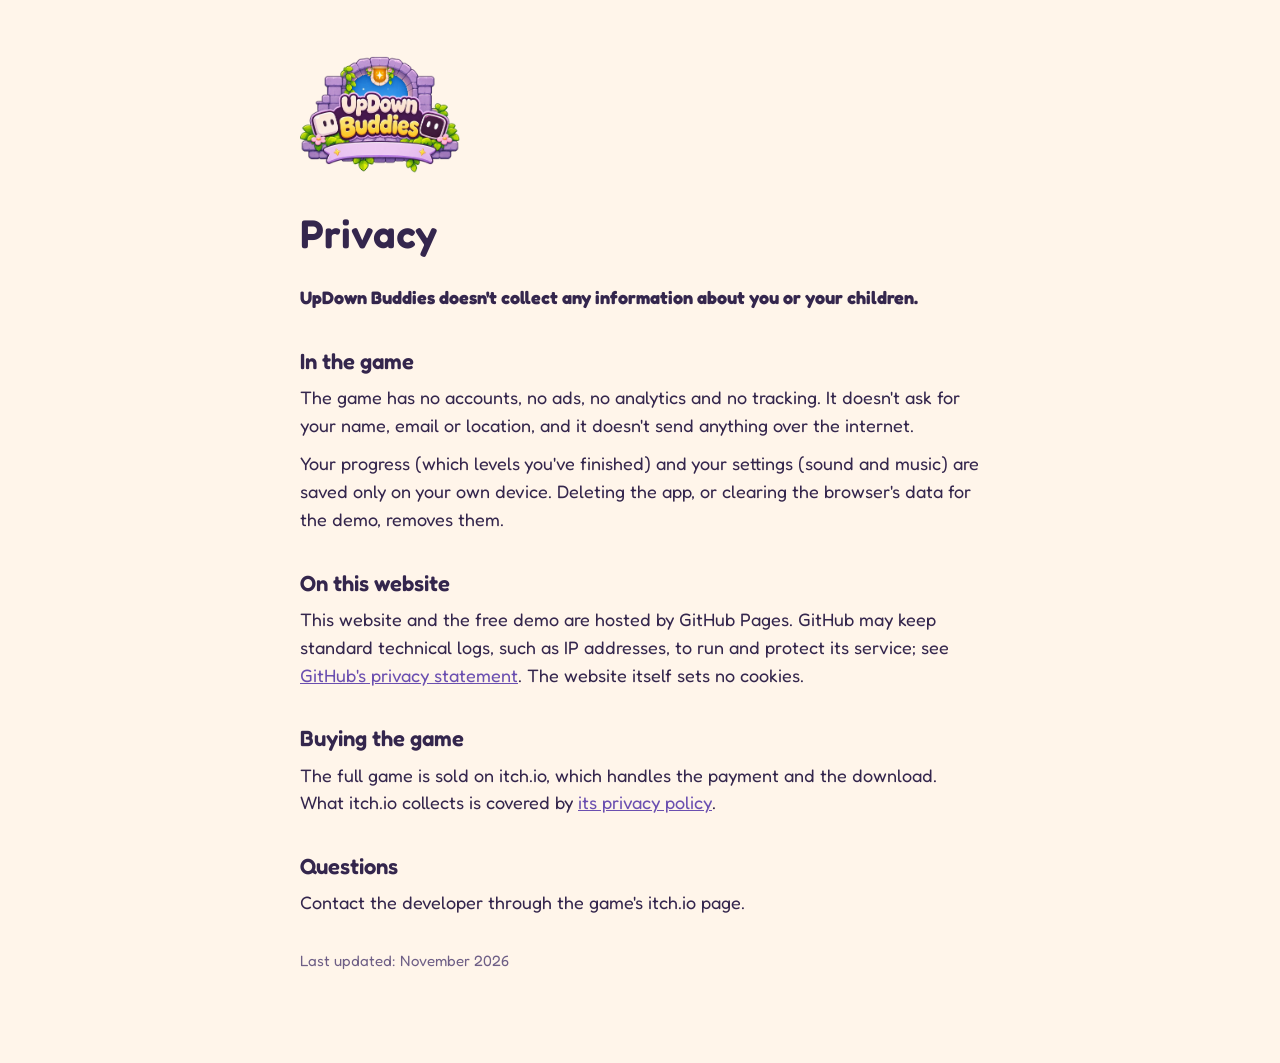
<file: privacy.html>
<!DOCTYPE html>
<html lang="en">
<head>
<meta charset="utf-8">
<meta name="viewport" content="width=device-width, initial-scale=1">
<title>Privacy · UpDown Buddies</title>
<link rel="icon" type="image/png" sizes="32x32" href="play/assets/favicon-32.png">
<style>
@font-face { font-family: "Fredoka"; src: url(play/assets/fonts/Fredoka.ttf) format("truetype"); font-weight: 300 700; font-display: swap; }
body { margin: 0; font-family: "Fredoka", "Nunito", ui-rounded, system-ui, sans-serif; color: #34264d; background: #fff5ea; font-size: 18px; line-height: 1.55; }
main { max-width: 680px; margin: 0 auto; padding: 56px 24px 80px; }
img { width: 160px; height: auto; display: block; margin: 0 0 28px; }
h1 { font-weight: 600; font-size: 40px; margin: 0 0 20px; }
h2 { font-weight: 600; font-size: 22px; margin: 32px 0 6px; }
p { margin: 0 0 10px; }
a { color: #6b4fb0; }
.note { margin-top: 32px; font-size: 15px; color: #6e5f86; }

</style>
</head>
<body>
<main>
  <a href="./"><img src="play/assets/ui/crest.webp" alt="UpDown Buddies" width="774" height="572"></a>
  <h1>Privacy</h1>
  <p><b>UpDown Buddies doesn't collect any information about you or your children.</b></p>
  <h2>In the game</h2>
  <p>The game has no accounts, no ads, no analytics and no tracking. It doesn't ask for your name, email or location, and it doesn't send anything over the internet.</p>
  <p>Your progress (which levels you've finished) and your settings (sound and music) are saved only on your own device. Deleting the app, or clearing the browser's data for the demo, removes them.</p>
  <h2>On this website</h2>
  <p>This website and the free demo are hosted by GitHub Pages. GitHub may keep standard technical logs, such as IP addresses, to run and protect its service; see <a href="https://docs.github.com/en/site-policy/privacy-policies/github-general-privacy-statement">GitHub's privacy statement</a>. The website itself sets no cookies.</p>
  <h2>Buying the game</h2>
  <p>The full game is sold on itch.io, which handles the payment and the download. What itch.io collects is covered by <a href="https://itch.io/docs/legal/privacy-policy">its privacy policy</a>.</p>
  <h2>Questions</h2>
  <p>Contact the developer through the game's itch.io page.</p>
  <p class="note">Last updated: November 2026</p>
</main>
</body>
</html>
</file>
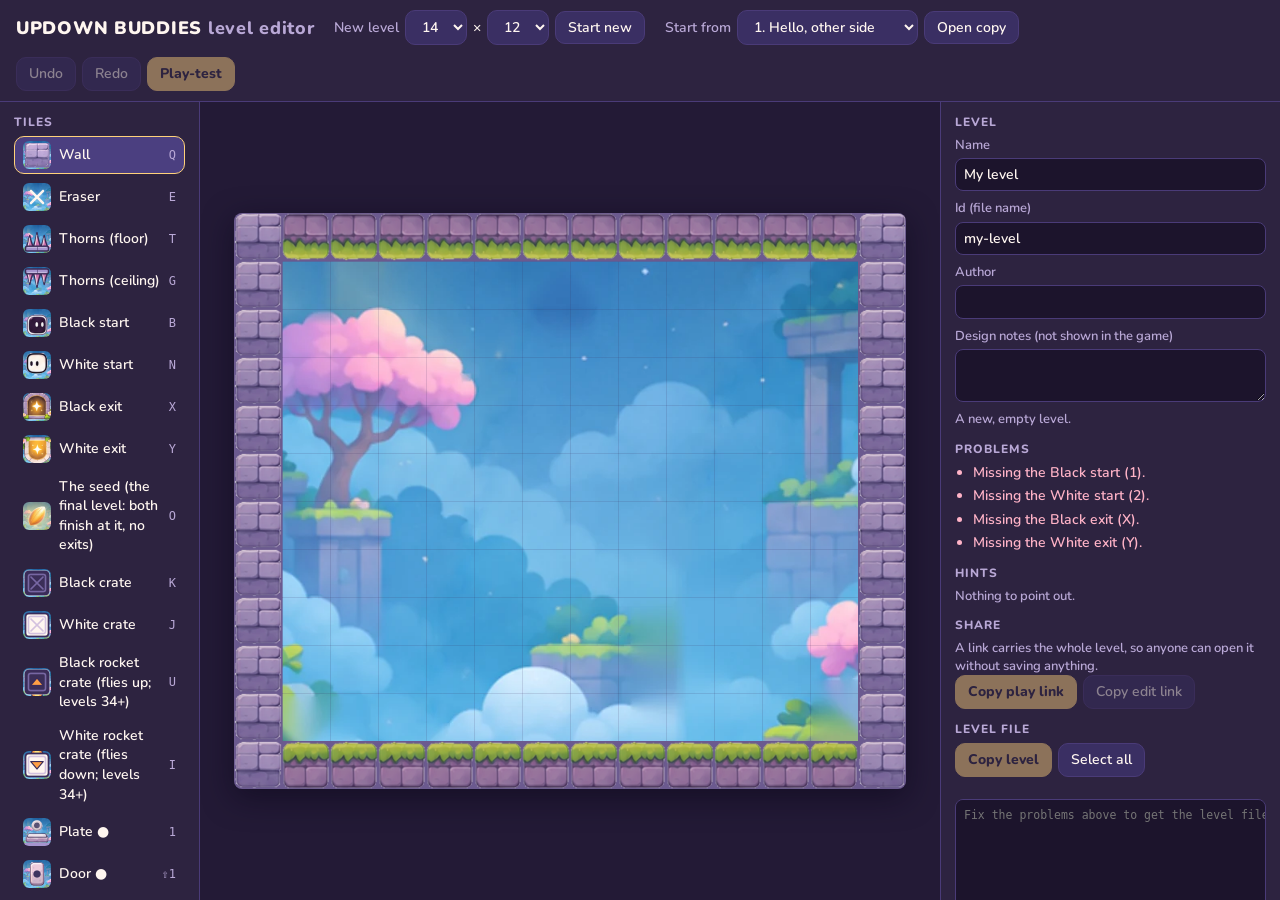
<file: play/editor.html>
<!DOCTYPE html>
<html lang="en">
<head>
<meta charset="utf-8">
<meta name="viewport" content="width=device-width, initial-scale=1">
<title>UpDown Buddies Level Editor</title>
<link rel="icon" type="image/png" sizes="32x32" href="assets/favicon-32.png">
<link rel="icon" type="image/png" sizes="192x192" href="assets/icon-192.png">
<link rel="apple-touch-icon" href="assets/apple-touch-icon.png">
<link rel="preconnect" href="https://fonts.googleapis.com">
<link rel="stylesheet" href="https://fonts.googleapis.com/css2?family=Nunito:wght@600;800;900&display=swap">
<style>
  :root {
    /* A workbench in the game's garden-ruins look (the tiles are drawn by art.js, as in the game).
       Layout: header toolbar, then palette | level | details. */
    --bg: #231A36;
    --panel: #2D2340;
    --line: #4A3B78;
    --field: #1C142C;
    --btn: #3A2F63;
    --btn-hover: #4B3F80;
    --text: #FFF6F0;
    --muted: #B9A8D6;
    --accent: #FFD27A;
    --accent-hover: #FFE89A;
    --ink: #2D2340;
    --bad: #FFB3C7;
    --font: "Nunito", "Trebuchet MS", system-ui, sans-serif;
    --mono: ui-monospace, "SF Mono", Menlo, Consolas, monospace;
    color-scheme: dark;
  }
  * { box-sizing: border-box; }
  html, body { height: 100%; margin: 0; }
  body { background: var(--bg); color: var(--text); font: 600 14px/1.4 var(--font); display: grid; grid-template-rows: auto 1fr; }
  button, select, input, textarea { font: inherit; color: inherit; }
  button, select {
    background: var(--btn); border: 1px solid var(--line); border-radius: 10px; padding: 6px 12px; cursor: pointer;
  }
  button:hover:not(:disabled), select:hover { background: var(--btn-hover); }
  button:disabled { opacity: 0.45; cursor: not-allowed; }
  button.primary { background: var(--accent); color: var(--ink); border-color: var(--accent); font-weight: 800; }
  button.primary:hover:not(:disabled) { background: var(--accent-hover); }
  :focus-visible { outline: 2px solid var(--accent); outline-offset: 2px; }

  header { display: flex; flex-wrap: wrap; align-items: center; gap: 12px 20px; padding: 10px 16px; border-bottom: 1px solid var(--line); background: var(--panel); }
  header h1 { font: 900 18px/1 var(--font); margin: 0; letter-spacing: 0.04em; }
  header h1 span { color: var(--muted); font-weight: 800; }
  .group { display: flex; align-items: center; gap: 6px; }
  .group label { color: var(--muted); }
  .spacer { flex: 1; }

  main { display: grid; grid-template-columns: 200px 1fr 340px; min-height: 0; }
  aside { background: var(--panel); padding: 14px; overflow: auto; display: flex; flex-direction: column; gap: 14px; }
  aside.left { border-right: 1px solid var(--line); }
  aside.right { border-left: 1px solid var(--line); }
  h2 { font: 800 12px/1 var(--font); letter-spacing: 0.08em; text-transform: uppercase; color: var(--muted); margin: 0 0 8px; }

  .palette { display: grid; grid-template-columns: 1fr; gap: 4px; }
  .tool { display: grid; grid-template-columns: 28px 1fr auto; align-items: center; gap: 8px; text-align: left; padding: 4px 8px; background: transparent; border-color: transparent; }
  .tool canvas { width: 28px; height: 28px; border-radius: 6px; }
  .tool kbd { color: var(--muted); font: 12px var(--mono); }
  .tool[aria-pressed="true"] { background: var(--btn-hover); border-color: var(--accent); }
  .row { display: flex; gap: 6px; flex-wrap: wrap; }
  .check { display: flex; gap: 8px; align-items: center; color: var(--muted); }

  .stage { position: relative; display: grid; place-items: center; min-width: 0; min-height: 0; overflow: hidden; padding: 12px; }
  #grid { display: block; cursor: crosshair; border-radius: 8px; box-shadow: 0 8px 30px rgba(12,6,26,0.6); }
  .status { position: absolute; left: 16px; bottom: 10px; color: var(--muted); font-size: 13px; }

  .field { display: grid; gap: 4px; margin-bottom: 8px; }
  .field label { color: var(--muted); font-size: 13px; }
  .field input, .field textarea { background: var(--field); border: 1px solid var(--line); border-radius: 8px; padding: 6px 8px; }
  .field textarea { resize: vertical; min-height: 48px; }
  .note { color: var(--muted); font-size: 13px; margin: 0; }
  ul.msgs { margin: 0; padding-left: 18px; display: grid; gap: 4px; }
  ul.msgs.bad li { color: var(--bad); }
  .ok { color: var(--accent); margin: 0; }
  #out { width: 100%; height: 190px; background: var(--field); color: #E6DCF2; border: 1px solid var(--line); border-radius: 8px; padding: 8px; font: 11.5px/1.35 var(--mono); white-space: pre; resize: vertical; }
  #copyStatus { min-height: 1.4em; margin: 4px 0 0; }

  .playtest { position: fixed; inset: 0; background: rgba(20,13,34,0.94); display: none; grid-template-rows: auto 1fr; z-index: 10; }
  .playtest.open { display: grid; }
  .playtest .bar { display: flex; align-items: center; gap: 16px; padding: 10px 16px; }
  .playtest .bar p { margin: 0; color: var(--muted); }
  .playtest iframe { justify-self: center; align-self: center; border: 0; border-radius: 18px; height: min(88vh, 900px); aspect-ratio: 0.58; background: #231A36; box-shadow: 0 10px 40px rgba(12,6,26,0.7); }
  @media (max-width: 980px) { main { grid-template-columns: 170px 1fr; } aside.right { grid-column: 1 / -1; border-left: 0; border-top: 1px solid var(--line); } }
</style>
</head>
<body>
<header>
  <h1>UPDOWN BUDDIES <span>level editor</span></h1>
  <div class="group">
    <label for="newW">New level</label>
    <select id="newW" aria-label="Width"></select>
    <span aria-hidden="true">×</span>
    <select id="newH" aria-label="Height"></select>
    <button id="newBtn" type="button">Start new</button>
  </div>
  <div class="group">
    <label for="startFrom">Start from</label>
    <select id="startFrom"><option value="">Loading levels…</option></select>
    <button id="loadBtn" type="button">Open copy</button>
  </div>
  <div class="spacer"></div>
  <div class="group">
    <button id="undoBtn" type="button" title="Undo (Ctrl+Z)">Undo</button>
    <button id="redoBtn" type="button" title="Redo (Ctrl+Shift+Z)">Redo</button>
    <button id="playBtn" type="button" class="primary" title="Play-test (P)">Play-test</button>
  </div>
</header>

<main>
  <aside class="left">
    <section>
      <h2>Tiles</h2>
      <div class="palette" id="palette" role="toolbar" aria-label="Tiles"></div>
    </section>
    <section>
      <label class="check"><input type="checkbox" id="letters"> Show grid letters <kbd>L</kbd></label>
    </section>
    <p class="note">Click or drag to paint. Right-click erases. The outer wall can't be changed.</p>
  </aside>

  <div class="stage" id="stage">
    <canvas id="grid" aria-label="Level grid"></canvas>
    <div class="status" id="status"></div>
  </div>

  <aside class="right">
    <section>
      <h2>Level</h2>
      <div class="field"><label for="name">Name</label><input id="name" autocomplete="off"></div>
      <div class="field"><label for="lid">Id (file name)</label><input id="lid" autocomplete="off" spellcheck="false"></div>
      <div class="field"><label for="author">Author</label><input id="author" autocomplete="off"></div>
      <div class="field"><label for="notes">Design notes (not shown in the game)</label><textarea id="notes"></textarea></div>
      <p class="note" id="origin"></p>
    </section>
    <section>
      <h2>Problems</h2>
      <div id="problems"></div>
    </section>
    <section>
      <h2>Hints</h2>
      <div id="hints"></div>
    </section>
    <section>
      <h2>Share</h2>
      <p class="note">A link carries the whole level, so anyone can open it without saving anything.</p>
      <div class="row">
        <button id="playLinkBtn" type="button" class="primary" title="A link that opens this level in the game">Copy play link</button>
        <button id="editLinkBtn" type="button" title="A link that opens this level in the editor">Copy edit link</button>
      </div>
    </section>
    <section>
      <h2>Level file</h2>
      <div class="row">
        <button id="copyBtn" type="button" class="primary">Copy level</button>
        <button id="selectBtn" type="button">Select all</button>
      </div>
      <p class="note" id="copyStatus" aria-live="polite"></p>
      <textarea id="out" aria-label="Level file. Paste a level file or a level link here to open it." spellcheck="false"></textarea>
      <p class="note">Paste a level file or a level link into the box to open it.</p>
      <p class="note">Paste this into a Claude session on the upside repo and ask it to add the level.</p>
    </section>
  </aside>
</main>

<div class="playtest" id="playtest" role="dialog" aria-label="Play-test">
  <div class="bar">
    <button id="backBtn" type="button" class="primary">Back to editing (Esc)</button>
    <p>Black: A D W · White: ← → ↓ · R: restart · Space: ready</p>
  </div>
  <iframe id="game" title="Play-test"></iframe>
</div>

<script src="level-format.js"></script>
<script src="art.js"></script>
<script>
(() => {
'use strict';
const F = window.UpsideLevelFormat;

/* ---------------- tools ---------------- */
const TOOLS = [
  { ch: '#', label: 'Wall', key: 'q' },
  { ch: ' ', label: 'Eraser', key: 'e' },
  { ch: '^', label: 'Thorns (floor)', key: 't' },
  { ch: 'v', label: 'Thorns (ceiling)', key: 'g' },
  { ch: '1', label: 'Black start', key: 'b', unique: true },
  { ch: '2', label: 'White start', key: 'n', unique: true },
  { ch: 'X', label: 'Black exit', key: 'x', unique: true },
  { ch: 'Y', label: 'White exit', key: 'y', unique: true },
  { ch: '*', label: 'The seed (the final level: both finish at it, no exits)', key: 'o', unique: true },
  { ch: 'K', label: 'Black crate', key: 'k' },
  { ch: 'W', label: 'White crate', key: 'j' },
  { ch: 'k', label: 'Black rocket crate (flies up; levels 34+)', key: 'u' },
  { ch: 'w', label: 'White rocket crate (flies down; levels 34+)', key: 'i' },
  { ch: 'a', label: 'Plate ●', key: '1' }, { ch: 'A', label: 'Door ●', key: '⇧1' },
  { ch: 'b', label: 'Plate ▲', key: '2' }, { ch: 'B', label: 'Door ▲', key: '⇧2' },
  { ch: 'c', label: 'Plate ■', key: '3' }, { ch: 'C', label: 'Door ■', key: '⇧3' },
  { ch: 'd', label: 'Plate ◆', key: '4' }, { ch: 'D', label: 'Door ◆', key: '⇧4' }
];
const SYMBOL = { a: 'circle', b: 'triangle', c: 'square', d: 'diamond' };
const A = window.UpsideArt, P = A.P;          // the shared look (art.js): the same drawing as the game

/* ---------------- state ---------------- */
const E = {
  map: [],                 // array of arrays of chars
  meta: { id: 'my-level', name: 'My level', author: '', notes: '' },
  idTouched: false,
  tool: '#',
  undo: [], redo: [],
  dirty: false,
  letters: false,
  origin: '',
  levels: []               // built-in levels [{id, name, def}]
};

const $ = id => document.getElementById(id);
const canvas = $('grid'), ctx = canvas.getContext('2d');
let TS = 32, DPR = 1, hover = null, painting = null;

function blank(w, h) {
  return Array.from({ length: h }, (_, y) => Array.from({ length: w }, (_, x) =>
    (x === 0 || y === 0 || x === w - 1 || y === h - 1) ? '#' : ' '));
}
const W = () => E.map[0].length, H = () => E.map.length;
const isEdge = (x, y) => x === 0 || y === 0 || x === W() - 1 || y === H() - 1;
const mapRows = () => E.map.map(r => r.join(''));
function levelDef() {
  const d = { format: F.FORMAT, version: F.VERSION, id: E.meta.id.trim(), name: E.meta.name.trim(), map: mapRows() };
  if (E.meta.author.trim()) d.author = E.meta.author.trim();
  if (E.meta.notes.trim()) d.notes = E.meta.notes.trim();
  return d;
}

/* ---------------- editing ---------------- */
function snapshot() { return E.map.map(r => r.slice()); }
function pushUndo() { E.undo.push(snapshot()); if (E.undo.length > 200) E.undo.shift(); E.redo.length = 0; }
function setCell(x, y, ch) {
  if (x < 0 || y < 0 || x >= W() || y >= H() || isEdge(x, y)) return false;
  const tool = TOOLS.find(t => t.ch === ch);
  if (tool && tool.unique) {
    for (let yy = 0; yy < H(); yy++) for (let xx = 0; xx < W(); xx++) if (E.map[yy][xx] === ch) E.map[yy][xx] = ' ';
  }
  if (E.map[y][x] === ch) return false;
  E.map[y][x] = ch;
  E.dirty = true;
  return true;
}
function undo() { if (!E.undo.length) return; E.redo.push(snapshot()); E.map = E.undo.pop(); E.dirty = true; refresh(); }
function redo() { if (!E.redo.length) return; E.undo.push(snapshot()); E.map = E.redo.pop(); E.dirty = true; refresh(); }

function startLevel(map, meta, origin) {
  E.map = map; E.meta = Object.assign({ id: '', name: '', author: '', notes: '' }, meta);
  E.idTouched = !!meta.idTouched; E.undo = []; E.redo = []; E.dirty = false; E.origin = origin || '';
  for (const k of ['name', 'author', 'notes']) $(k).value = E.meta[k] || '';
  $('lid').value = E.meta.id;
  $('copyStatus').textContent = '';
  refresh(true);
}
function confirmDiscard() { return !E.dirty || window.confirm('Discard your changes to this level?'); }

/* ---------------- drawing ---------------- */
const rr = A.rr, symbol = A.symbol;
// one tile glyph, used by the palette and the grid (doors and walls on the grid are drawn in draw(), with their neighbours)
function glyph(g, ch, x, y, ts, opts) {
  opts = opts || {};
  const black = ch === '1' || ch === 'X' || ch === 'K';
  if (ch === '#') A.wall(g, x, y, ts, { tx: 0, ty: 0, dim: opts.edge });
  else if (ch === '^' || ch === 'v') A.thorns(g, x, y, ts, ch === '^');
  else if (ch === '1' || ch === '2') {                       // a start: the player, standing on their own floor
    const w = ts * 0.7, h = ts * 0.85;
    g.save(); g.translate(x + ts / 2, black ? y + ts - h / 2 : y + h / 2); if (!black) g.rotate(Math.PI);
    A.character(g, w, h, black, { frame: 'idle' }); g.restore();
  } else if (ch === 'X' || ch === 'Y') {
    g.save(); g.translate(x + ts / 2, y + ts / 2); if (!black) g.rotate(Math.PI);
    A.portal(g, ts, black, false, 0); g.restore();
  } else if (ch === 'K' || ch === 'W') A.crate(g, x + ts * 0.02, y + ts * 0.02, ts * 0.96, black);
  else if (ch === '*') A.seed(g, x + ts / 2, y + ts / 2, ts * 1.3, 0, 0);
  else if (ch === 'k' || ch === 'w') A.rocket(g, x + ts * 0.02, y + ts * 0.02, ts * 0.96, ch === 'k', ch === 'k', -1);
  else if (ch >= 'a' && ch <= 'd') {
    const side = opts.side || 'floor';
    A.plate(g, x, y, ts, side, false);
    A.indicator(g, SYMBOL[ch], x + ts / 2, y + ts * (side === 'floor' ? 0.28 : 0.72), ts * 0.48, false);
  } else if (ch >= 'A' && ch <= 'D') {
    A.door(g, x + ts * 0.18, y, ts * 0.64, ts, ts, SYMBOL[ch.toLowerCase()]);
  } else if (ch === ' ' && opts.eraser) {
    g.strokeStyle = P.light; g.lineWidth = 2.5; g.lineCap = 'round'; g.beginPath(); g.moveTo(x + ts * 0.25, y + ts * 0.25); g.lineTo(x + ts * 0.75, y + ts * 0.75); g.moveTo(x + ts * 0.75, y + ts * 0.25); g.lineTo(x + ts * 0.25, y + ts * 0.75); g.stroke();
  }
}

function layout() {
  const stage = $('stage');
  DPR = Math.min(2, window.devicePixelRatio || 1);
  TS = Math.max(12, Math.floor(Math.min((stage.clientWidth - 32) / W(), (stage.clientHeight - 48) / H(), 48)));
  canvas.width = W() * TS * DPR; canvas.height = H() * TS * DPR;
  canvas.style.width = W() * TS + 'px'; canvas.style.height = H() * TS + 'px';
}
function plateSide(x, y) {
  const wall = (xx, yy) => yy < 0 || yy >= H() || E.map[yy][xx] === '#';
  const below = wall(x, y + 1), above = wall(x, y - 1);
  return below && above ? (y < H() / 2 ? 'ceil' : 'floor') : (below ? 'floor' : 'ceil');
}
function draw() {
  const w = W(), h = H(), ts = TS;
  ctx.setTransform(DPR, 0, 0, DPR, 0, 0);
  A.sky(ctx, 0, 0, w * ts, h * ts, w * 31 + h);
  // faint grid
  ctx.strokeStyle = 'rgba(58,43,90,0.14)'; ctx.lineWidth = 1;
  ctx.beginPath();
  for (let x = 1; x < w; x++) { ctx.moveTo(x * ts + 0.5, 0); ctx.lineTo(x * ts + 0.5, h * ts); }
  for (let y = 1; y < h; y++) { ctx.moveTo(0, y * ts + 0.5); ctx.lineTo(w * ts, y * ts + 0.5); }
  ctx.stroke();
  const at = (x, y) => (x < 0 || y < 0 || x >= w || y >= h) ? '#' : E.map[y][x];
  // walls, as in the game: outlined where they meet open space, grass on top and leaves underneath
  const open = (x, y) => at(x, y) !== '#', plain = (x, y) => at(x, y) !== '#';   // grass wherever the wall meets open air, under thorns, pads and doors too
  for (let y = 0; y < h; y++) for (let x = 0; x < w; x++) if (at(x, y) === '#')
    A.wall(ctx, x * ts, y * ts, ts, { tx: x, ty: y, dim: isEdge(x, y), up: open(x, y - 1), down: open(x, y + 1), left: open(x - 1, y), right: open(x + 1, y),
                                      grass: plain(x, y - 1), vines: plain(x, y + 1) });
  // doors: each straight line of a letter is one door, up-and-down or side-to-side, drawn as one joined piece
  const doors = F.doorRuns(mapRows()).doors;
  // wires: from each plate to every door with its letter
  ctx.save(); ctx.lineCap = 'round'; ctx.setLineDash([0.01, ts * 0.3]); ctx.lineWidth = Math.max(2, ts * 0.09); ctx.strokeStyle = 'rgba(255,255,255,0.8)';
  for (let y = 0; y < h; y++) for (let x = 0; x < w; x++) {
    const ch = at(x, y);
    if (!(ch >= 'a' && ch <= 'd')) continue;
    for (const d of doors) if (d.letter === ch.toUpperCase()) {
      ctx.beginPath(); ctx.moveTo((x + 0.5) * ts, (y + 0.5) * ts); ctx.lineTo((d.x + d.w / 2) * ts, (d.y + d.h / 2) * ts); ctx.stroke();
    }
  }
  ctx.restore();
  for (const d of doors) {
    const kind = SYMBOL[d.letter.toLowerCase()];
    if (d.dir === 'v') A.door(ctx, (d.x + 0.1) * ts, d.y * ts, ts * 0.8, d.h * ts, ts, kind);
    else A.door(ctx, d.x * ts, (d.y + 0.1) * ts, d.w * ts, ts * 0.8, ts, kind, 'h');
  }
  // door tiles that don't make a straight line: shown one by one, so they can be fixed
  const inDoor = new Set(doors.flatMap(d => d.cells.map(c => c.y * w + c.x)));
  for (let y = 0; y < h; y++) for (let x = 0; x < w; x++) {
    const ch = at(x, y);
    if (ch >= 'A' && ch <= 'D' && !inDoor.has(y * w + x)) {
      glyph(ctx, ch, x * ts, y * ts, ts);
      ctx.strokeStyle = 'rgba(255,120,150,0.95)'; ctx.lineWidth = 2; ctx.strokeRect(x * ts + 2, y * ts + 2, ts - 4, ts - 4);
    }
  }
  for (let y = 0; y < h; y++) for (let x = 0; x < w; x++) {
    const ch = at(x, y);
    if (ch === '#' || ch === ' ' || (ch >= 'A' && ch <= 'D')) continue;
    glyph(ctx, ch, x * ts, y * ts, ts, { side: ch >= 'a' && ch <= 'd' ? plateSide(x, y) : undefined });
  }
  if (E.letters) {
    ctx.font = `700 ${Math.round(ts * 0.42)}px ${getComputedStyle(document.body).getPropertyValue('--mono')}`;
    ctx.textAlign = 'center'; ctx.textBaseline = 'middle';
    for (let y = 0; y < h; y++) for (let x = 0; x < w; x++) {
      const ch = at(x, y); if (ch === ' ') continue;
      ctx.lineWidth = 3; ctx.strokeStyle = 'rgba(0,0,0,0.85)'; ctx.strokeText(ch, (x + 0.5) * ts, (y + 0.52) * ts);
      ctx.fillStyle = '#fff'; ctx.fillText(ch, (x + 0.5) * ts, (y + 0.52) * ts);
    }
  }
  if (hover) {
    ctx.lineWidth = 2; ctx.strokeStyle = isEdge(hover.x, hover.y) ? 'rgba(255,120,120,0.9)' : '#fff';
    ctx.strokeRect(hover.x * ts + 1, hover.y * ts + 1, ts - 2, ts - 2);
  }
}

/* ---------------- side panels ---------------- */
function list(el, items, cls) {
  el.innerHTML = '';
  const ul = document.createElement('ul'); ul.className = 'msgs ' + (cls || '');
  for (const t of items) { const li = document.createElement('li'); li.textContent = t; ul.appendChild(li); }
  el.appendChild(ul);
}
function refresh(relayout) {
  if (relayout) layout();
  draw();
  const def = levelDef();
  const check = F.checkLevel(def);
  if (check.ok) { $('problems').innerHTML = '<p class="ok">No problems. Ready to play-test and copy.</p>'; }
  else list($('problems'), check.errors, 'bad');
  const hs = F.hints(def.map);
  if (hs.length) list($('hints'), hs); else $('hints').innerHTML = '<p class="note">Nothing to point out.</p>';
  $('out').value = check.ok ? F.formatLevelJSON(def) : '';
  $('out').placeholder = check.ok ? '' : 'Fix the problems above to get the level file.';
  $('copyBtn').disabled = !check.ok;
  $('playLinkBtn').disabled = !check.ok; $('editLinkBtn').disabled = !check.ok;
  $('playBtn').disabled = !check.ok;
  $('playBtn').title = check.ok ? 'Play-test (P)' : 'Fix the problems first';
  $('undoBtn').disabled = !E.undo.length; $('redoBtn').disabled = !E.redo.length;
  $('origin').textContent = E.origin;
}

/* ---------------- palette ---------------- */
function buildPalette() {
  const pal = $('palette');
  pal.innerHTML = '';
  for (const t of TOOLS) {
    const b = document.createElement('button');
    b.type = 'button'; b.className = 'tool'; b.dataset.tool = t.ch; b.setAttribute('aria-pressed', 'false');
    const cv = document.createElement('canvas'); cv.width = 56; cv.height = 56;
    const g = cv.getContext('2d'); g.scale(2, 2);
    A.sky(g, 0, 0, 28, 28, 1);
    if (t.ch === 'a' || t.ch === 'b' || t.ch === 'c' || t.ch === 'd') { g.fillStyle = P.wall; g.fillRect(0, 25, 28, 3); }
    glyph(g, t.ch, 2, t.ch >= 'a' && t.ch <= 'd' ? 1 : 2, 24, { eraser: true });
    const name = document.createElement('span'); name.textContent = t.label;
    const k = document.createElement('kbd'); k.textContent = t.key.toUpperCase();
    b.append(cv, name, k);
    b.addEventListener('click', () => setTool(t.ch));
    pal.appendChild(b);
  }
}
function setTool(ch) {
  E.tool = ch;
  for (const b of document.querySelectorAll('.tool')) b.setAttribute('aria-pressed', b.dataset.tool === ch ? 'true' : 'false');
}

/* ---------------- grid input ---------------- */
function cellAt(e) {
  const r = canvas.getBoundingClientRect();
  const x = Math.floor((e.clientX - r.left) / TS), y = Math.floor((e.clientY - r.top) / TS);
  return (x >= 0 && y >= 0 && x < W() && y < H()) ? { x, y } : null;
}
function describe(c) {
  if (!c) return '';
  const ch = E.map[c.y][c.x];
  const t = TOOLS.find(t => t.ch === ch);
  return `Column ${c.x + 1}, row ${c.y + 1}: ${isEdge(c.x, c.y) ? 'outer wall (locked)' : (t ? t.label : 'empty')}`;
}
canvas.addEventListener('contextmenu', e => e.preventDefault());
canvas.addEventListener('pointerdown', e => {
  const c = cellAt(e); if (!c) return;
  canvas.setPointerCapture(e.pointerId);
  const ch = e.button === 2 ? ' ' : E.tool;
  const tool = TOOLS.find(t => t.ch === ch);
  pushUndo();
  painting = { ch, unique: tool && tool.unique, changed: setCell(c.x, c.y, ch) };
  refresh();
});
canvas.addEventListener('pointermove', e => {
  const c = cellAt(e);
  hover = c; $('status').textContent = describe(c);
  if (painting && c && !painting.unique) { if (setCell(c.x, c.y, painting.ch)) painting.changed = true; }
  draw();
  if (painting && painting.changed) refresh();
});
function endPaint() {
  if (painting && !painting.changed) E.undo.pop();   // nothing changed: drop the undo step
  painting = null; refresh();
}
canvas.addEventListener('pointerup', endPaint);
canvas.addEventListener('pointercancel', endPaint);
canvas.addEventListener('pointerleave', () => { hover = null; $('status').textContent = ''; draw(); });

/* ---------------- details form ---------------- */
$('name').addEventListener('input', e => {
  E.meta.name = e.target.value; E.dirty = true;
  if (!E.idTouched) { E.meta.id = F.slugify(E.meta.name); $('lid').value = E.meta.id; }
  refresh();
});
$('lid').addEventListener('input', e => { E.meta.id = e.target.value; E.idTouched = true; E.dirty = true; refresh(); });
for (const k of ['author', 'notes']) $(k).addEventListener('input', e => { E.meta[k] = e.target.value; E.dirty = true; refresh(); });

/* ---------------- header controls ---------------- */
for (let n = F.MIN_SIZE; n <= F.MAX_SIZE; n++) {
  $('newW').add(new Option(String(n), String(n), false, n === 14));
  $('newH').add(new Option(String(n), String(n), false, n === 12));
}
$('newBtn').addEventListener('click', () => {
  if (!confirmDiscard()) return;
  startLevel(blank(+$('newW').value, +$('newH').value), { id: 'my-level', name: 'My level', author: E.meta.author }, 'A new, empty level.');
});
$('loadBtn').addEventListener('click', () => {
  const L = E.levels.find(l => l.id === $('startFrom').value);
  if (!L || !confirmDiscard()) return;
  startLevel(L.def.map.map(r => r.split('')), Object.assign({ idTouched: true }, L.def),
    `A copy of "${L.def.name}". Keep the id to replace that level, or change the id to make a new one.`);
});
$('undoBtn').addEventListener('click', undo);
$('redoBtn').addEventListener('click', redo);
$('letters').addEventListener('change', e => { E.letters = e.target.checked; draw(); });

/* ---------------- copy ---------------- */
$('copyBtn').addEventListener('click', async () => {
  const text = $('out').value;
  if (!text) return;
  try {
    await navigator.clipboard.writeText(text);
    $('copyStatus').textContent = 'Copied. Paste it into Claude and ask it to add the level.';
    E.dirty = false;
  } catch (err) {
    $('out').focus(); $('out').select();
    $('copyStatus').textContent = "The browser blocked copying. The text is selected: press Ctrl+C (⌘C on a Mac).";
  }
});
$('selectBtn').addEventListener('click', () => { $('out').focus(); $('out').select(); });

/* ---------------- share links, and opening a pasted level ---------------- */
function shareLink(page) {
  const url = new URL(page, location.href);
  url.hash = F.SHARE_KEY + '=' + F.shareCode(levelDef());
  return url.href;
}
async function copyLink(page, what) {
  if (!F.checkLevel(levelDef()).ok) return;
  const link = shareLink(page);
  try {
    await navigator.clipboard.writeText(link);
    $('copyStatus').textContent = `Copied a link that ${what}. Send it to anyone: the whole level is inside the link.`;
    E.dirty = false;
  } catch (err) {
    $('out').value = link; $('out').focus(); $('out').select();
    $('copyStatus').textContent = 'The browser blocked copying. The link is in the box and selected: press Ctrl+C (⌘C on a Mac).';
  }
}
$('playLinkBtn').addEventListener('click', () => copyLink('index.html', 'opens this level in the game'));
$('editLinkBtn').addEventListener('click', () => copyLink('editor.html', 'opens this level in the editor'));
// Opens a level file or a level link. quiet: don't ask before replacing the current level.
function openShared(text, origin, quiet) {
  const r = F.readShared(text);
  if (r.error) return r.error;
  const check = F.checkLevel(r.def);
  if (!check.ok) return "This level can't be opened: " + check.errors.join(' ');
  if (!quiet && !confirmDiscard()) return 'Kept your level.';
  startLevel(r.def.map.map(row => row.split('')), Object.assign({ idTouched: true }, r.def), origin);
  return '';
}
$('out').addEventListener('input', () => {
  const text = $('out').value.trim();
  if (!text) { $('copyStatus').textContent = ''; return; }
  if (F.checkLevel(levelDef()).ok && $('out').value === F.formatLevelJSON(levelDef())) return;   // nothing new
  const name = (F.readShared(text).def || {}).name || 'the level';
  const msg = openShared(text, `Opened "${name}" from what you pasted. Its id stays the same, so adding it replaces a level with that id.`);
  $('copyStatus').textContent = msg || 'Opened the pasted level.';
});

/* ---------------- play-test ---------------- */
const frame = $('game');
let frameReady = null;
function ensureFrame() {
  if (frameReady) return frameReady;
  frameReady = new Promise(resolve => {
    frame.addEventListener('load', () => {
      const wait = () => (frame.contentWindow.UPSIDE && frame.contentWindow.UPSIDE.ready) ? resolve() : setTimeout(wait, 30);
      wait();
      frame.contentWindow.addEventListener('keydown', e => { if (e.key === 'Escape') closePlay(); });
    }, { once: true });
    frame.src = 'index.html#playtest';
  });
  return frameReady;
}
async function openPlay() {
  const def = levelDef();
  if (!F.checkLevel(def).ok) return;
  $('playtest').classList.add('open');
  await ensureFrame();
  frame.contentWindow.UPSIDE.manual = false;
  frame.contentWindow.UPSIDE.loadCustom(def);
  frame.focus();
}
function closePlay() { $('playtest').classList.remove('open'); canvas.focus(); }
$('playBtn').addEventListener('click', openPlay);
$('backBtn').addEventListener('click', closePlay);

/* ---------------- keyboard ---------------- */
window.addEventListener('keydown', e => {
  if ($('playtest').classList.contains('open')) { if (e.key === 'Escape') closePlay(); return; }
  const inField = /^(INPUT|TEXTAREA|SELECT)$/.test(document.activeElement.tagName);
  const mod = e.ctrlKey || e.metaKey;
  if (mod && e.key.toLowerCase() === 'z') { if (inField) return; e.preventDefault(); e.shiftKey ? redo() : undo(); return; }
  if (mod && e.key.toLowerCase() === 'y') { if (inField) return; e.preventDefault(); redo(); return; }
  if (inField || mod || e.altKey) return;
  const digit = /^Digit([1-4])$/.exec(e.code);
  if (digit) { setTool((e.shiftKey ? 'ABCD' : 'abcd')[+digit[1] - 1]); return; }
  const k = e.key.toLowerCase();
  if (k === 'p') { openPlay(); return; }
  if (k === 'l') { $('letters').checked = !$('letters').checked; E.letters = $('letters').checked; draw(); return; }
  const t = TOOLS.find(t => t.key === k);
  if (t) setTool(t.ch);
});
window.addEventListener('beforeunload', e => { if (E.dirty) { e.preventDefault(); e.returnValue = ''; } });
window.addEventListener('resize', () => refresh(true));

/* ---------------- boot ---------------- */
async function loadBuiltIn() {
  const sel = $('startFrom');
  try {
    const ids = await (await fetch('levels/index.json', { cache: 'no-cache' })).json();
    const defs = await Promise.all(ids.map(id => fetch(`levels/${id}.json`, { cache: 'no-cache' }).then(r => r.json())));
    E.levels = defs.map(d => ({ id: d.id, name: d.name, def: d }));
    sel.innerHTML = '';
    E.levels.forEach((l, i) => sel.add(new Option(`${i + 1}. ${l.name}`, l.id)));
  } catch (err) {
    sel.innerHTML = '<option value="">Levels unavailable (open through a web server)</option>';
    $('loadBtn').disabled = true;
  }
}
buildPalette();
setTool('#');
A.onReady(() => { buildPalette(); setTool(E.tool); refresh(); });   // the design's art has loaded: redraw with it
startLevel(blank(14, 12), { id: 'my-level', name: 'My level', author: '' }, 'A new, empty level.');
if (location.hash.startsWith('#' + F.SHARE_KEY + '=')) {          // opened from an edit link
  const msg = openShared(location.hash, 'A shared level, opened from a link. Change it, then share a new link or copy the level.', true);
  if (msg) $('copyStatus').textContent = msg;
}
loadBuiltIn();

// test hook
window.EDITOR = {
  E, levelDef, setTool, refresh, shareLink,
  cellCenter(x, y) { const r = canvas.getBoundingClientRect(); return { x: r.left + (x + 0.5) * TS, y: r.top + (y + 0.5) * TS }; }
};
})();
</script>
</body>
</html>
</file>
<file: play/menu.css>
/* UpDown Buddies: the menus, laid out like the painted designs in art/menu/ (941 x 1672 each).
   --k turns a design pixel into a screen pixel (the whole design fits the screen's width and height);
   --s is the scale of the background picture, which covers the screen.
   The pieces are cut from the designs by art/extract_menu.py (assets/ui/). */
@font-face { font-family: "Fredoka"; src: url(assets/fonts/Fredoka.ttf) format("truetype"); font-weight: 300 700; font-display: swap; }
:root {
  --colw: min(100vw, 62vh);                         /* the game's column (index.html: gw = min(W, 0.62 H)) */
  --k: min(calc(var(--colw) / 880), calc(100vh / 1600));
  --s: max(calc(var(--colw) / 941), calc(100vh / 1672));
  --ink: #3a2550;
  --menu-font: "Fredoka", "Nunito", "Trebuchet MS", system-ui, sans-serif;
}
.menu, .pause, .toast, .story {
  font-family: var(--menu-font); color: var(--ink); font-weight: 600;
  -webkit-user-select: none; user-select: none; touch-action: manipulation; -webkit-tap-highlight-color: transparent;
}
.menu, .pause { position: fixed; inset: 0; z-index: 5; display: none; }
.menu.open, .pause.open { display: block; }
/* on a wide screen the menus keep to the game's column, with the game's purple at the sides */
.menu { background: #231A36; overflow: hidden; }
.menu::before { content: ""; position: absolute; top: 0; bottom: 0; left: calc((100vw - var(--colw)) / 2); width: var(--colw);
  background: #6aa6ec url(assets/ui/bg.webp) center bottom / cover no-repeat; }
.menu button, .pause button { font: inherit; color: inherit; -webkit-tap-highlight-color: transparent; }

/* ---- screens: a column in design units, the garden wall left clear at the bottom ---- */
.screen { position: absolute; top: 0; bottom: 0; left: calc((100vw - var(--colw)) / 2); width: var(--colw); display: none; flex-direction: column; align-items: center; box-sizing: border-box;
  padding: env(safe-area-inset-top, 0px) 0 calc(env(safe-area-inset-bottom, 0px) + 168 * var(--s)); }
.screen.on { display: flex; }
.grow { flex: 1 1 0; min-height: calc(6 * var(--k)); }
.grow2 { flex: 2 1 0; min-height: calc(6 * var(--k)); }

/* the crest: arch, logo and ribbon; the ribbon says the screen's name */
.crest { position: relative; flex: 0 0 auto; width: calc(774 * var(--k) * var(--crest, 1)); aspect-ratio: 774 / 572; margin-top: calc(2 * var(--k)); }
.crest img { width: 100%; height: 100%; display: block; filter: drop-shadow(0 calc(6 * var(--k)) calc(10 * var(--k)) rgba(30, 20, 70, 0.3)); }
.crest .title { position: absolute; left: 25%; right: 25%; top: 74%; height: 13%; display: flex; align-items: center; justify-content: center;
  font-weight: 700; font-size: calc(var(--tsize, 64) * var(--k) * var(--crest, 1)); white-space: nowrap; letter-spacing: 0.01em; }
.crest.sub { --tsize: 46; }
.crest .title svg { width: 100%; height: 100%; overflow: visible; }
.crest .title text { font-family: var(--menu-font); font-weight: 700; fill: var(--ink); font-size: calc(var(--tsize, 64) * 1.886px); }   /* design px in the crest's own pixels (1460 / 774) */
.crest.small { --crest: 0.66; }
.screen[data-screen="levels"] .crest { --crest: 0.58; }
.crest.mid { --crest: 0.8; }

/* the cream plate: icon, divider, label, as in the designs */
.btn { position: relative; flex: 0 0 auto; display: flex; align-items: center; border: 0; padding: 0; cursor: pointer;
  width: calc(514 * var(--k)); height: calc(152 * var(--k)); margin: calc(-3 * var(--k)) 0;
  background: url(assets/ui/plate.webp) center / 100% 100% no-repeat; }
.btn:active, .btn.down { background-image: url(assets/ui/plate-pressed.webp); transform: translateY(calc(3 * var(--k))); }
a.btn { color: var(--ink); text-decoration: none; }
.btn[hidden], .pill[hidden], .round[hidden] { display: none; }
.btn .ic { width: 31%; height: 82%; display: grid; place-items: center; flex: 0 0 auto; }
.btn .ic svg { width: calc(66 * var(--k)); height: calc(66 * var(--k)); fill: var(--ink); }
.btn .div { width: calc(4 * var(--k)); height: 40%; background: rgba(58, 37, 80, 0.22); border-radius: 2px; flex: 0 0 auto; margin-bottom: 4%; }
.btn .label { flex: 1; text-align: center; padding-right: 6%; margin-bottom: 4%; font-weight: 700; font-size: calc(54 * var(--k)); white-space: nowrap; position: relative; }
.btn.wide { width: calc(620 * var(--k)); height: calc(150 * var(--k)); }
.btn.wide .ic { width: 25%; }
.btn .fill { position: absolute; left: 4%; top: 10%; bottom: 18%; width: 0; border-radius: calc(40 * var(--k)); background: rgba(255, 210, 122, 0.6); pointer-events: none; }
.btn:focus-visible, .pill:focus-visible, .round:focus-visible, .card:focus-visible { outline: calc(6 * var(--k)) solid #ffd27a; outline-offset: calc(2 * var(--k)); border-radius: calc(40 * var(--k)); }

/* small pills (Credits, Quit) and the purple pill (Reset progress) */
.pills { display: flex; flex-wrap: wrap; justify-content: center; gap: calc(24 * var(--k)) calc(40 * var(--k)); flex: 0 0 auto; max-width: calc(880 * var(--k)); }
.pill { position: relative; display: flex; align-items: center; justify-content: center; gap: calc(14 * var(--k)); border: 0; padding: 0 0 calc(8 * var(--k)); cursor: pointer;
  width: calc(273 * var(--k)); height: calc(93 * var(--k)); background: url(assets/ui/pill.webp) center / 100% 100% no-repeat; font-weight: 700; font-size: calc(38 * var(--k)); }
.pill svg { width: calc(40 * var(--k)); height: calc(40 * var(--k)); fill: var(--ink); }
.pill:active { transform: translateY(calc(3 * var(--k))); filter: brightness(0.95); }
.pill.purple { width: calc(630 * var(--k)); height: calc(107 * var(--k)); background-image: url(assets/ui/pill-purple.webp); font-size: calc(42 * var(--k)); overflow: hidden; flex: 0 0 auto; }
.pill.purple small { position: absolute; left: 0; right: 0; bottom: calc(6 * var(--k)); font-size: calc(22 * var(--k)); font-weight: 600; opacity: 0.75; }
.pill .fill { position: absolute; left: 6%; top: 10%; bottom: 20%; width: 0; border-radius: calc(40 * var(--k)); background: rgba(255, 210, 122, 0.55); pointer-events: none; }
.pill > span, .pill > svg { position: relative; }

/* round buttons in the corners */
.round { position: absolute; top: calc(env(safe-area-inset-top, 0px) + 18 * var(--k)); width: calc(106 * var(--k)); height: calc(106 * var(--k));
  border: 0; padding: 0; cursor: pointer; background: center / contain no-repeat; z-index: 2; }
.round.l { left: calc(22 * var(--k)); } .round.r { right: calc(22 * var(--k)); }
.round.back { background-image: url(assets/ui/round-back.webp); }
.round.home { background-image: url(assets/ui/round-home.webp); }
.round.sound { background-image: url(assets/ui/round-sound.webp); }
.round.sound.off::after { content: ""; position: absolute; left: 22%; right: 22%; top: 47%; height: calc(9 * var(--k)); border-radius: 4px; background: #d24a6a; transform: rotate(-40deg); box-shadow: 0 0 0 calc(3 * var(--k)) #fff6ec; }
.round:active { transform: scale(0.94); }


/* ---- levels: seven cards a page (3, 3, 1), the pictures from the design ---- */
.pages { position: relative; flex: 0 0 auto; width: 100%; overflow: hidden; touch-action: pan-y; }
.track { display: flex; transition: transform 0.28s ease; }
.page { flex: 0 0 100%; display: flex; flex-direction: column; align-items: center; gap: calc(12 * var(--k)); padding: calc(36 * var(--k)) 0 calc(4 * var(--k)); box-sizing: border-box; }
.page .line { display: flex; gap: calc(20 * var(--k)); justify-content: center; }
/* the films (Story): level cards with the film's first frame in the arch and its name on the plaque */
.films { flex: 0 0 auto; padding-bottom: calc(120 * var(--k)); }
.films .line { display: flex; gap: calc(20 * var(--k)); justify-content: center; }
.card .poster { position: absolute; left: 12.5%; top: 9.5%; width: 75%; height: 54%; object-fit: cover; object-position: 50% 30%; pointer-events: none;
  border-radius: 46% 46% 7% 7% / 34% 34% 5% 5%; box-shadow: inset 0 0 0 calc(3 * var(--k)) rgba(58, 37, 80, 0.4); }
.card.film .num { font-size: calc(44 * var(--k)); }
.card { position: relative; width: calc(262 * var(--k)); height: calc(306 * var(--k)); border: 0; padding: 0; background: none; cursor: pointer; flex: 0 0 auto; }
.card .pic { position: absolute; inset: 0; width: 100%; height: 100%; pointer-events: none; }
.card .pic.flip { transform: scaleX(-1); }
.card .plq { position: absolute; left: 11%; width: 78%; top: 66.5%; height: 30%; pointer-events: none; }
.card .num { position: absolute; left: 0; right: 0; top: 67%; height: 27%; display: flex; align-items: center; justify-content: center; font-weight: 700; font-size: calc(70 * var(--k)); pointer-events: none; }
.card .check { position: absolute; right: -3%; top: 60%; width: 24%; pointer-events: none; }
.card .star { position: absolute; left: 50%; top: -15%; width: 44%; transform: translateX(-50%); pointer-events: none; }
.card .lock { position: absolute; left: 50%; top: 38%; width: 25%; transform: translate(-50%, -50%); pointer-events: none; }
.card .tag { position: absolute; left: 50%; top: 40%; transform: translate(-50%, -50%); background: var(--ink); color: #ffd27a; border-radius: calc(20 * var(--k));
  padding: calc(6 * var(--k)) calc(16 * var(--k)); font-size: calc(30 * var(--k)); font-weight: 700; white-space: nowrap; pointer-events: none; }
.card.locked .pic, .card.fullgame .pic { filter: saturate(0.55) brightness(0.92); }
.card.locked .num, .card.fullgame .num { color: rgba(58, 37, 80, 0.7); }
.card.sel { filter: drop-shadow(0 0 calc(8 * var(--k)) #ffd27a) drop-shadow(0 0 calc(4 * var(--k)) #ffcf55); animation: glow 1.6s ease-in-out infinite; }
@keyframes glow { 50% { filter: drop-shadow(0 0 calc(16 * var(--k)) #ffd27a) drop-shadow(0 0 calc(6 * var(--k)) #ffe9b0); } }
.dots { flex: 0 0 auto; display: flex; align-items: center; gap: calc(16 * var(--k)); padding: calc(10 * var(--k)) calc(22 * var(--k)); border-radius: calc(30 * var(--k));
  background: rgba(196, 178, 236, 0.85); border: calc(3 * var(--k)) solid rgba(58, 37, 80, 0.5); margin: calc(10 * var(--k)) 0; position: relative; }
.dots::before, .dots::after { content: ""; position: absolute; top: 50%; width: calc(64 * var(--k)); height: calc(4 * var(--k)); background: rgba(58, 37, 80, 0.45); border-radius: 2px; }
.dots::before { right: calc(100% + 22 * var(--k)); } .dots::after { left: calc(100% + 22 * var(--k)); }
.dots button { width: calc(28 * var(--k)); height: calc(28 * var(--k)); border-radius: 50%; border: 0; padding: 0; background: #e6dcf8; cursor: pointer; }
.dots button.on { background: #ffd34d; box-shadow: 0 0 0 calc(3 * var(--k)) #d79a1c; }

/* ---- how to play: four cards with tabs, a little scene in each ---- */
.tips { flex: 0 0 auto; display: grid; grid-template-columns: repeat(2, calc(420 * var(--k))); gap: calc(22 * var(--k)) calc(14 * var(--k)); margin-top: calc(10 * var(--k)); }
.tip { position: relative; width: calc(420 * var(--k)); height: calc(406 * var(--k)); }
.tip canvas { position: absolute; left: 5.1%; top: 22%; width: 89.8%; height: 73.2%; border-radius: calc(18 * var(--k)); display: block; }
.tip img { position: absolute; inset: 0; width: 100%; height: 100%; pointer-events: none; }
/* the keyboard keys (the website on a computer; not in the app or on a touch-only phone) */
.keys { flex: 0 0 auto; margin: calc(16 * var(--k)) 0 calc(14 * var(--k)); padding: calc(8 * var(--k)) calc(28 * var(--k)); border-radius: calc(30 * var(--k));
  background: #fff6ec; border: calc(5 * var(--k)) solid #70567a; box-shadow: 0 calc(6 * var(--k)) 0 rgba(84, 98, 155, 0.5);
  display: grid; grid-template-columns: auto auto auto; gap: calc(6 * var(--k)) calc(22 * var(--k)); align-items: center; font-size: calc(30 * var(--k)); font-weight: 700; }
.keys .who { display: flex; align-items: center; gap: calc(10 * var(--k)); }
.keys .who i { display: inline-block; width: calc(30 * var(--k)); height: calc(30 * var(--k)); border-radius: calc(8 * var(--k)); border: calc(3 * var(--k)) solid #3a2550; }
.keys .who i.b { background: #4a3466; } .keys .who i.w { background: #fff6ec; }
.keys .kc { display: inline-flex; align-items: center; justify-content: center; min-width: calc(44 * var(--k)); height: calc(44 * var(--k)); margin-right: calc(6 * var(--k));
  border-radius: calc(10 * var(--k)); background: #ffffff; border: calc(3 * var(--k)) solid #3a2550; box-shadow: 0 calc(4 * var(--k)) 0 #3a2550; font-size: calc(28 * var(--k)); }
.menu.app .keys { display: none; }
@media (hover: none) and (pointer: coarse) { .keys { display: none; } }
.tip .tab { position: absolute; left: 22%; right: 22%; top: 2%; height: 17%; display: flex; align-items: center; justify-content: center; font-weight: 700; font-size: calc(36 * var(--k)); white-space: nowrap; }

/* ---- credits and the full-game card ---- */
.panel { position: relative; flex: 0 0 auto; width: calc(660 * var(--k)); box-sizing: border-box; text-align: center; padding: calc(36 * var(--k)) calc(40 * var(--k)) calc(40 * var(--k));
  border-radius: calc(46 * var(--k)); background: linear-gradient(180deg, #fffaf4, #fbe7db); border: calc(6 * var(--k)) solid var(--ink); box-shadow: 0 calc(10 * var(--k)) 0 #b99ad8; margin-top: calc(18 * var(--k)); }
.panel h2 { margin: 0 0 calc(8 * var(--k)); font-size: calc(50 * var(--k)); font-weight: 700; }
.panel p { margin: calc(10 * var(--k)) 0; font-size: calc(32 * var(--k)); font-weight: 500; line-height: 1.25; }
.panel p b { font-weight: 700; }
.panel .shots { display: grid; grid-template-columns: repeat(3, 1fr); gap: calc(12 * var(--k)); margin: calc(18 * var(--k)) 0 calc(6 * var(--k)); }
.panel .shots canvas { width: 100%; aspect-ratio: 1; border-radius: calc(16 * var(--k)); border: calc(4 * var(--k)) solid var(--ink); box-sizing: border-box; }
.panel .note { font-size: calc(24 * var(--k)); opacity: 0.7; }
.under { margin-top: calc(10 * var(--k)); font-weight: 700; font-size: calc(30 * var(--k)); color: #fff; text-shadow: 0 1px 4px rgba(20, 10, 50, 0.85); text-align: center; }

/* ---- level complete ---- */
.hero { position: relative; flex: 0 0 auto; width: calc(700 * var(--k)); aspect-ratio: 700 / 616; margin-top: calc(-10 * var(--k)); }
.hero img { width: 100%; height: 100%; display: block; }
.donecard { position: relative; flex: 0 0 auto; width: calc(642 * var(--k)); aspect-ratio: 642 / 300; margin-top: calc(-6 * var(--k)); }
.donecard img { width: 100%; height: 100%; display: block; }
.donecard .tab { position: absolute; left: 37%; right: 37%; top: 5%; height: 14%; display: flex; align-items: center; justify-content: center; font-weight: 700; font-size: calc(32 * var(--k)); white-space: nowrap; }
.donecard .big { position: absolute; left: 6%; right: 6%; top: 27%; text-align: center; font-weight: 700; font-size: calc(54 * var(--k)); line-height: 1.1; white-space: nowrap; }
.donecard .small { position: absolute; left: 10%; right: 10%; top: 55%; text-align: center; font-weight: 500; font-size: calc(30 * var(--k)); }
.screen[data-screen="complete"] .btn { height: calc(132 * var(--k)); width: calc(552 * var(--k)); margin: calc(-6 * var(--k)) 0; }

/* ---- pause: the stone panel, facing whoever pressed the menu button ---- */
.pause { background: rgba(35, 26, 54, 0.45); -webkit-backdrop-filter: blur(5px) brightness(0.85); backdrop-filter: blur(5px) brightness(0.85); }
.pause .panel2 { position: absolute; left: 50%; top: 50%; width: calc(766 * var(--k)); aspect-ratio: 766 / 1150; transform: translate(-50%, -50%); }
.pause .panel2.white { transform: translate(-50%, -50%) rotate(180deg); }
.pause .panel2 > img { width: 100%; height: 100%; display: block; pointer-events: none; }
.pause .ptitle { position: absolute; left: 30%; right: 30%; top: 29.5%; height: 7%; display: flex; align-items: center; justify-content: center; font-weight: 700; font-size: calc(66 * var(--k)); }
.pause .pbtns { position: absolute; left: 14%; right: 14%; top: 42%; height: 42%; display: flex; flex-direction: column; justify-content: space-around; align-items: center; }
.pause .btn { width: 100%; height: 27%; margin: 0; }
.pause .btn .label { font-size: calc(50 * var(--k)); }
.pause .close { position: absolute; left: 85.2%; top: 0.8%; width: 13.8%; aspect-ratio: 1; border: 0; padding: 0; background: none; cursor: pointer; border-radius: 50%; }

/* "Press back again to leave" */
.toast { position: fixed; left: 50%; bottom: calc(env(safe-area-inset-bottom, 0px) + 40px); transform: translateX(-50%); z-index: 9; padding: 10px 18px; border-radius: 22px;
  background: rgba(45, 35, 64, 0.92); color: #fff6ec; font-size: 16px; font-weight: 600; opacity: 0; transition: opacity 0.2s; pointer-events: none; white-space: nowrap; }
.toast.on { opacity: 1; }

@media (prefers-reduced-motion: reduce) { .card.sel { animation: none; } .track { transition: none; } }

/* ---- the story (opening film): a tall film that fills an upright phone; letterboxed on anything wider ---- */
.story { position: fixed; inset: 0; z-index: 8; display: none; background: #231A36; }
.story.open { display: block; }
.story .frame { position: absolute; inset: 0; }
.story video { display: block; width: 100%; height: 100%; object-fit: contain; background: #231A36; }
.story .skip { position: absolute; right: calc(env(safe-area-inset-right, 0px) + 14px); top: calc(env(safe-area-inset-top, 0px) + 14px);
  display: flex; align-items: center; gap: 8px; padding: 9px 16px 10px 20px;
  border: 3px solid #70567A; border-radius: 999px; background: linear-gradient(#FFFFFF 0%, #FCE9DB 16%, #FAE6D6 72%, #DAB0CE 88%, #D3AFBD 100%);
  color: var(--ink); font: 700 18px var(--menu-font); box-shadow: 0 4px 0 rgba(84, 98, 155, 0.5);
  cursor: pointer; opacity: 0; pointer-events: none; transition: opacity 0.3s; -webkit-tap-highlight-color: transparent; }
.story .skip.on { opacity: 0.95; pointer-events: auto; }
.story .skip:active { transform: translateY(2px); box-shadow: 0 2px 0 rgba(84, 98, 155, 0.5); }
.story .skip svg { width: 18px; height: 18px; fill: currentColor; }
</file>
